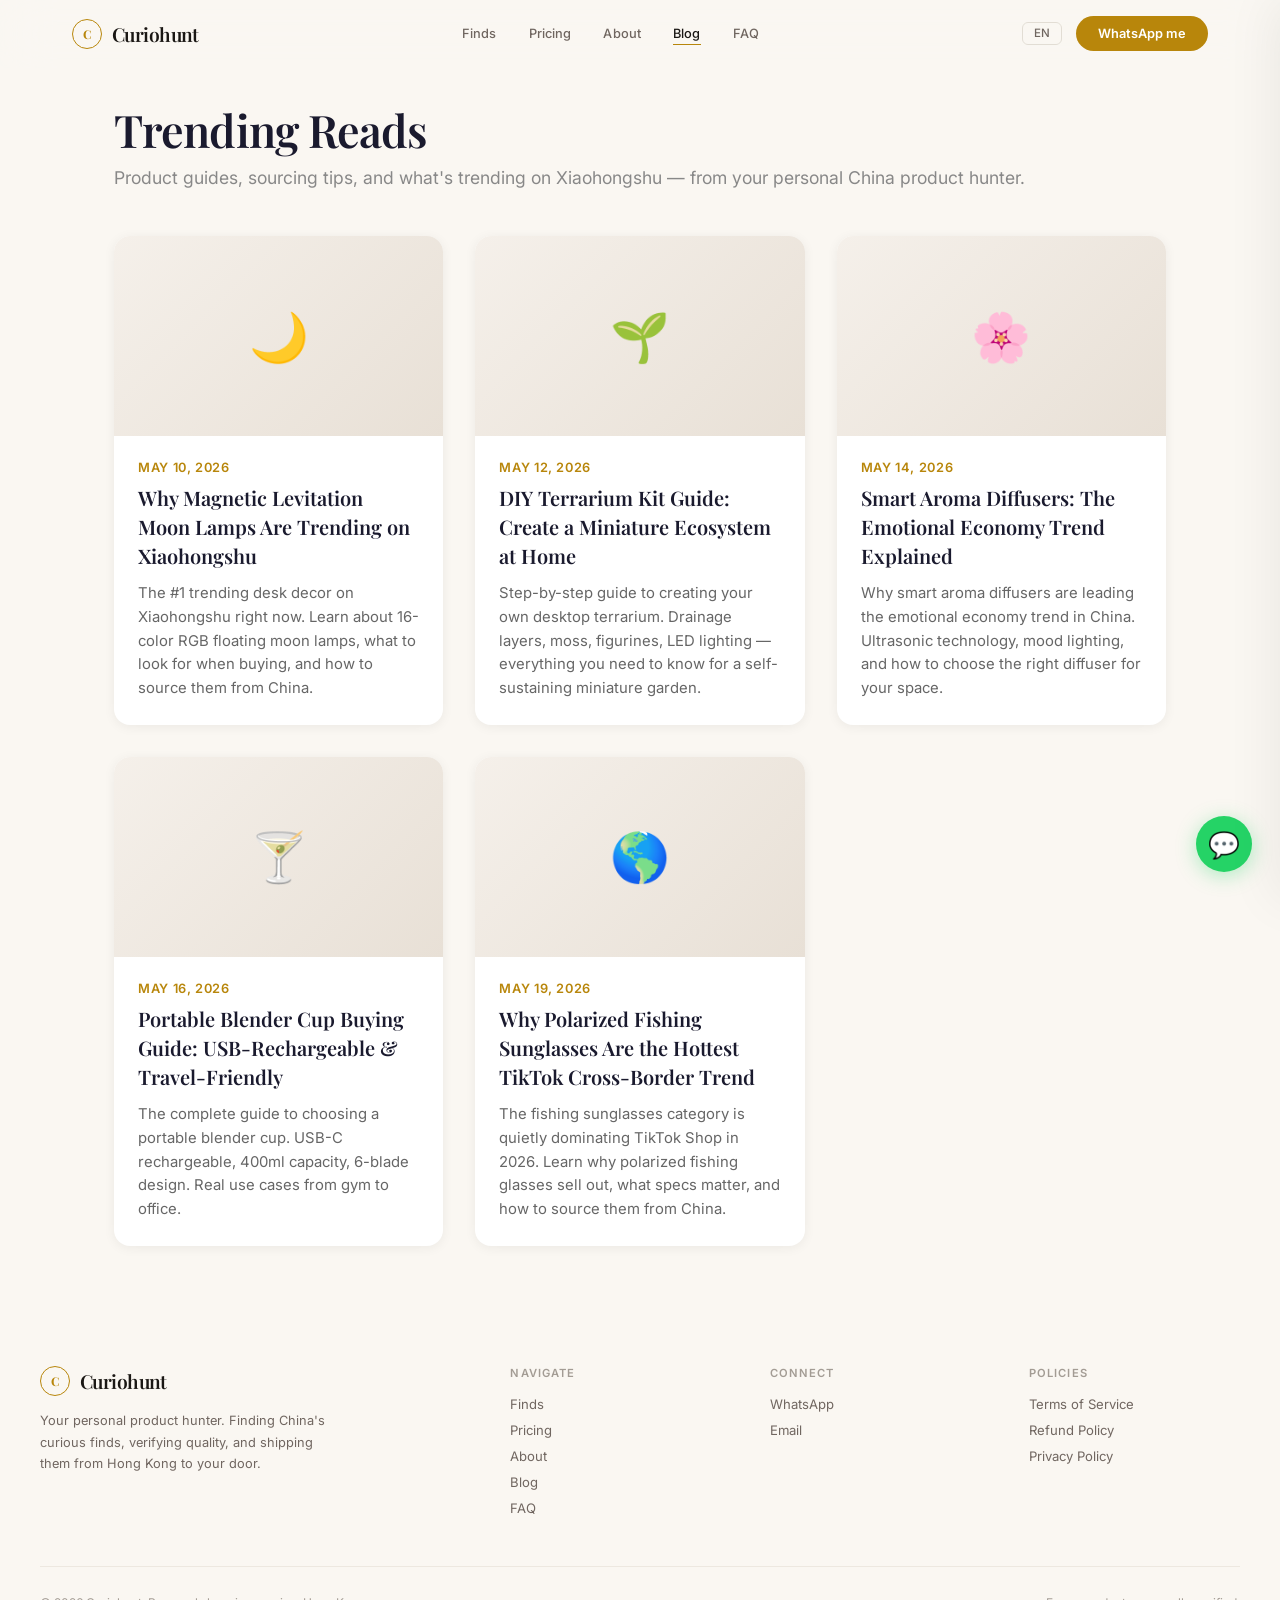
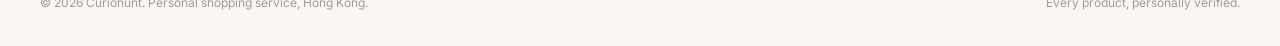
<file: blog/index.html>
<!DOCTYPE html>
<html lang="en">
<head>
<meta charset="UTF-8">
<meta name="viewport" content="width=device-width, initial-scale=1.0">
<meta name="description" content="Curiohunt blog &mdash; trending China product guides, Xiaohongshu trends, sourcing tips, and DIY guides from your personal product hunter in Hong Kong.">
<meta name="keywords" content="China sourcing blog, Xiaohongshu trends, product sourcing guide, China wholesale tips">
<meta property="og:title" content="Blog &mdash; Curiohunt | China Product Sourcing Guides &amp; Trends">
<meta property="og:description" content="Product guides, sourcing tips, and trending Xiaohongshu finds from your personal China product hunter.">
<meta property="og:url" content="https://hkshop.gamewayz.com/blog/">
<meta property="og:type" content="website">
<link rel="canonical" href="https://hkshop.gamewayz.com/blog/">
<title>Blog &mdash; China Product Sourcing Guides &amp; Xiaohongshu Trends</title>
<link rel="preconnect" href="https://fonts.googleapis.com">
<link href="https://fonts.googleapis.com/css2?family=Inter:wght@300;400;500;600;700&family=Playfair+Display:ital,wght@0,400;0,500;0,600;0,700;1,400;1,500&display=swap" rel="stylesheet">
<link rel="stylesheet" href="../css/style.css">
<style>
.blog-index { max-width: 1100px; margin: 0 auto; padding: 100px 24px 60px; }
.blog-index h1 { font-family: 'Playfair Display', serif; font-size: 2.8rem; font-weight: 600; color: #1a1a2e; margin-bottom: 0.5rem; letter-spacing: -0.02em; }
.blog-index .subtitle { color: #888; font-size: 1.1rem; margin-bottom: 3rem; }
.blog-grid { display: grid; grid-template-columns: repeat(auto-fill, minmax(320px, 1fr)); gap: 32px; }
.blog-card { background: #fff; border-radius: 16px; overflow: hidden; box-shadow: 0 2px 12px rgba(0,0,0,0.06); transition: transform 0.2s, box-shadow 0.2s; }
.blog-card:hover { transform: translateY(-4px); box-shadow: 0 8px 24px rgba(0,0,0,0.1); }
.blog-card-img { width: 100%; height: 200px; background: linear-gradient(135deg, #f5f0ea 0%, #e8e0d6 100%); display: flex; align-items: center; justify-content: center; color: #b8860b; font-size: 3rem; }
.blog-card-body { padding: 24px; }
.blog-card-date { font-size: 0.8rem; color: #b8860b; font-weight: 600; text-transform: uppercase; letter-spacing: 0.05em; margin-bottom: 8px; }
.blog-card h2 { margin: 0 0 12px; }
.blog-card h2 a { font-family: 'Playfair Display', serif; font-size: 1.25rem; font-weight: 600; color: #1a1a2e; text-decoration: none; line-height: 1.4; }
.blog-card h2 a:hover { color: #b8860b; }
.blog-card p { color: #666; font-size: 0.93rem; line-height: 1.6; margin: 0; }
@media (max-width: 600px) { .blog-index { padding: 80px 16px 40px; } .blog-index h1 { font-size: 2rem; } }
</style>
</head>
<body>

<nav id="nav" data-active="blog"></nav>

<a href="https://wa.me/85212345678?text=Hi%20I%20saw%20Curiohunt" class="float-wa" target="_blank" aria-label="WhatsApp">
  &#128172;
  <span class="wa-tooltip">Chat with me</span>
</a>

<section class="blog-index">
  <h1>Trending Reads</h1>
  <p class="subtitle">Product guides, sourcing tips, and what's trending on Xiaohongshu — from your personal China product hunter.</p>

  <div class="blog-grid">
    <article class="blog-card">
      <div class="blog-card-img">&#127769;</div>
      <div class="blog-card-body">
        <div class="blog-card-date">May 10, 2026</div>
        <h2><a href="trending-moon-lamp.html">Why Magnetic Levitation Moon Lamps Are Trending on Xiaohongshu</a></h2>
        <p>The #1 trending desk decor on Xiaohongshu right now. Learn about 16-color RGB floating moon lamps, what to look for when buying, and how to source them from China.</p>
      </div>
    </article>

    <article class="blog-card">
      <div class="blog-card-img">&#127793;</div>
      <div class="blog-card-body">
        <div class="blog-card-date">May 12, 2026</div>
        <h2><a href="diy-terrarium-guide.html">DIY Terrarium Kit Guide: Create a Miniature Ecosystem at Home</a></h2>
        <p>Step-by-step guide to creating your own desktop terrarium. Drainage layers, moss, figurines, LED lighting — everything you need to know for a self-sustaining miniature garden.</p>
      </div>
    </article>

    <article class="blog-card">
      <div class="blog-card-img">&#127800;</div>
      <div class="blog-card-body">
        <div class="blog-card-date">May 14, 2026</div>
        <h2><a href="aroma-diffuser.html">Smart Aroma Diffusers: The Emotional Economy Trend Explained</a></h2>
        <p>Why smart aroma diffusers are leading the emotional economy trend in China. Ultrasonic technology, mood lighting, and how to choose the right diffuser for your space.</p>
      </div>
    </article>

    <article class="blog-card">
      <div class="blog-card-img">&#127864;</div>
      <div class="blog-card-body">
        <div class="blog-card-date">May 16, 2026</div>
        <h2><a href="blender-cup-guide.html">Portable Blender Cup Buying Guide: USB-Rechargeable &amp; Travel-Friendly</a></h2>
        <p>The complete guide to choosing a portable blender cup. USB-C rechargeable, 400ml capacity, 6-blade design. Real use cases from gym to office.</p>
      </div>
    </article>

    <article class="blog-card">
      <div class="blog-card-img">&#127758;</div>
      <div class="blog-card-body">
        <div class="blog-card-date">May 19, 2026</div>
        <h2><a href="fishing-sunglasses-guide.html">Why Polarized Fishing Sunglasses Are the Hottest TikTok Cross-Border Trend</a></h2>
        <p>The fishing sunglasses category is quietly dominating TikTok Shop in 2026. Learn why polarized fishing glasses sell out, what specs matter, and how to source them from China.</p>
      </div>
    </article>
  </div>
</section>

<footer id="footer"></footer>

<div class="modal-overlay" id="modalOverlay"></div>
<div class="modal" id="modal">
  <div class="modal-header">
    <span style="font-size:0.78rem;color:var(--text-tertiary);font-weight:500" id="modalBreadcrumb">Product detail</span>
    <button class="modal-close" id="modalClose">&times;</button>
  </div>
  <div class="modal-body" id="modalBody"></div>
</div>

<script src="../js/data.js"></script>
<script src="../js/main.js"></script>
</body>
</html>
</file>
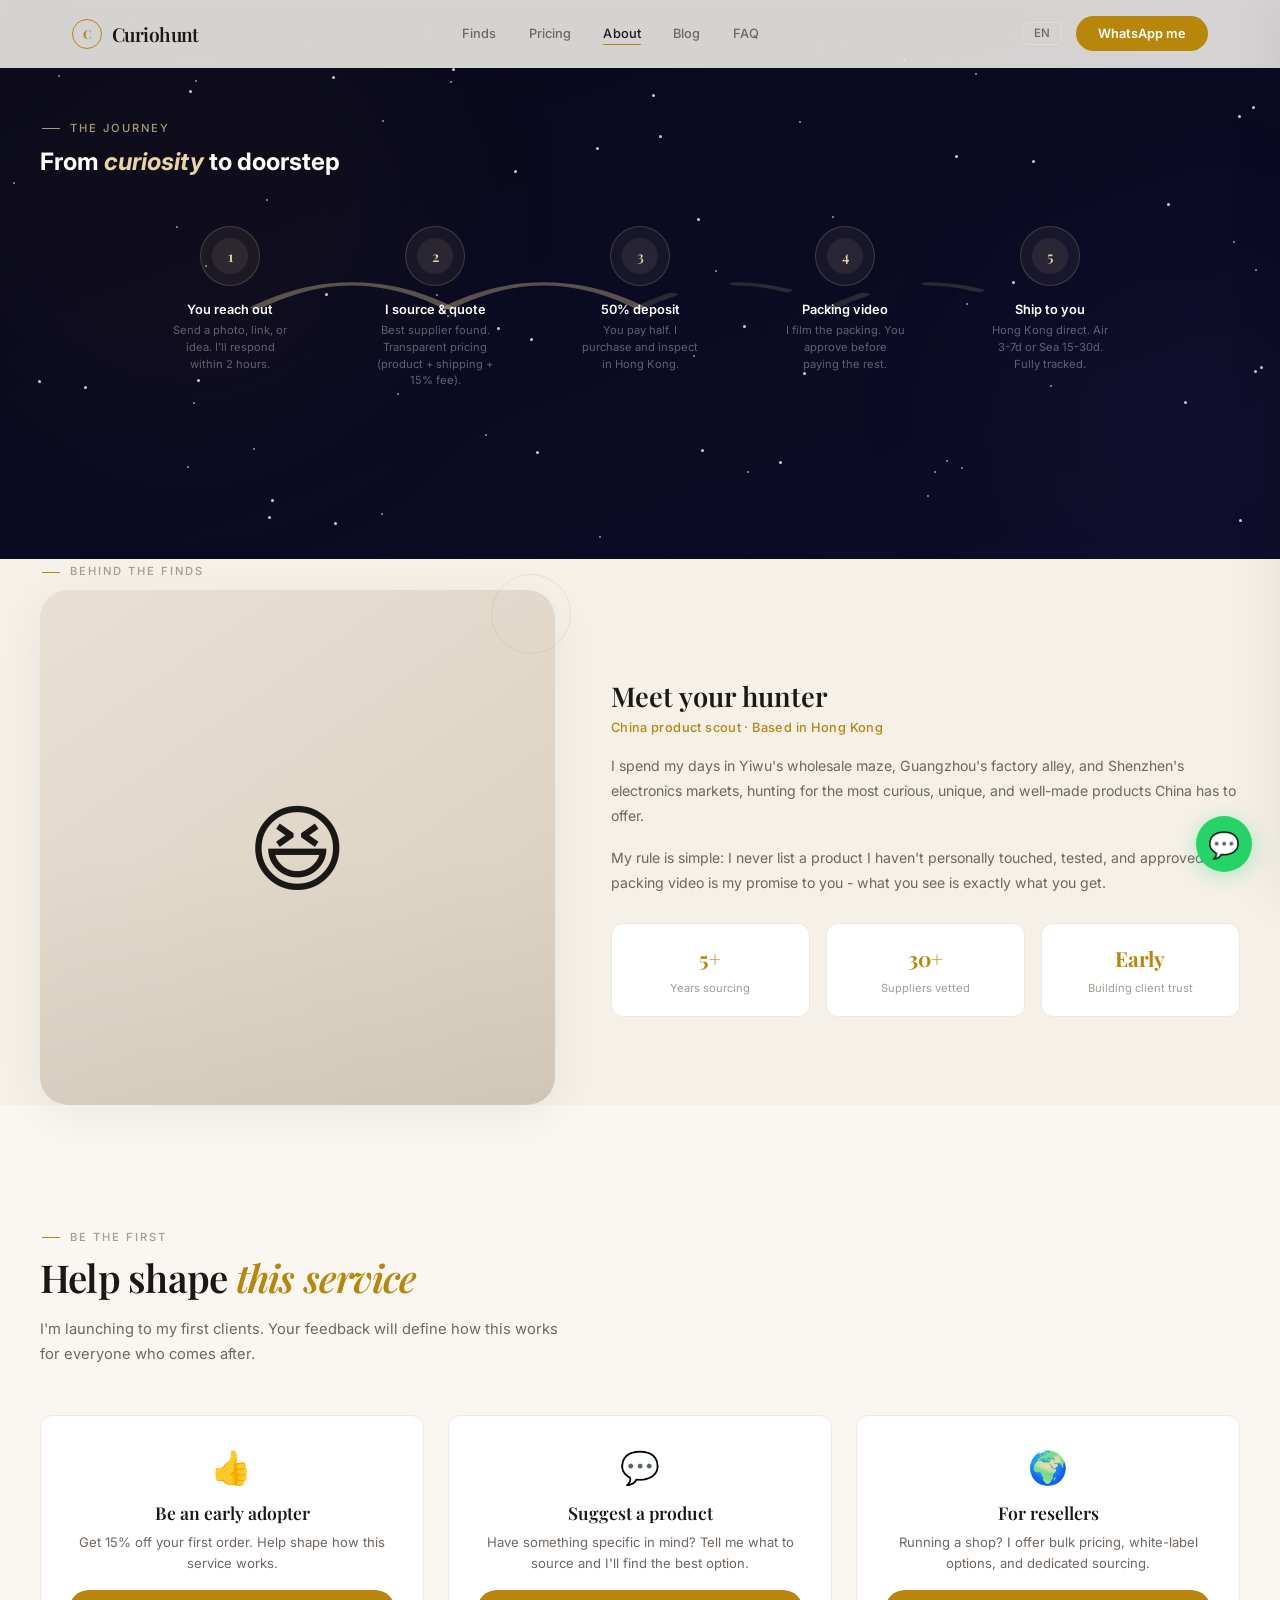
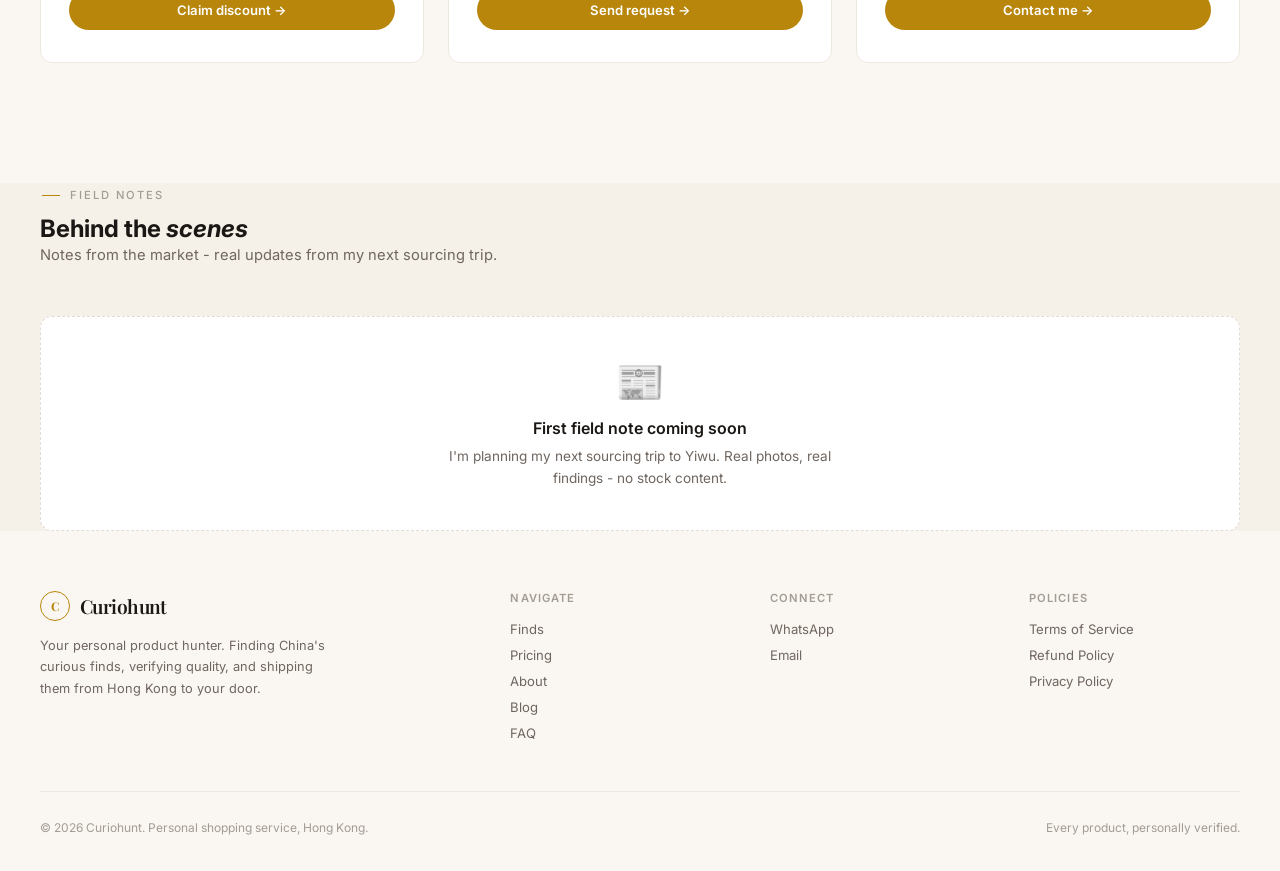
<file: about.html>
<!DOCTYPE html>
<html lang="en">
<head>
<meta charset="UTF-8">
<meta name="viewport" content="width=device-width, initial-scale=1.0">
<meta name="description" content="Meet your personal China sourcing agent based in Hong Kong. With 5+ years of experience sourcing from Yiwu, Guangzhou, and Shenzhen wholesale markets, every product is personally verified before shipping.">
<meta name="keywords" content="China sourcing agent Hong Kong, personal shopper China, Yiwu market sourcing, Guangzhou wholesale, product verification service">
<meta property="og:title" content="About Curiohunt &mdash; Your China Product Sourcing Agent">
<meta property="og:description" content="Based in Hong Kong, sourcing the best products from China's wholesale markets. Packing video guarantee on every order.">
<meta property="og:url" content="https://hkshop.gamewayz.com/about.html">
<meta property="og:type" content="website">
<link rel="canonical" href="https://hkshop.gamewayz.com/about.html">
<title>About | China Product Sourcing Agent in Hong Kong</title>
<link rel="preconnect" href="https://fonts.googleapis.com">
<link href="https://fonts.googleapis.com/css2?family=Inter:wght@300;400;500;600;700&family=Playfair+Display:ital,wght@0,400;0,500;0,600;0,700;1,400;1,500&display=swap" rel="stylesheet">
<link rel="stylesheet" href="css/style.css">
<script type="application/ld+json">
{"@context":"https://schema.org","@type":"BreadcrumbList","itemListElement":[{"@type":"ListItem","position":1,"name":"Home","item":"https://hkshop.gamewayz.com/"},{"@type":"ListItem","position":2,"name":"About","item":"https://hkshop.gamewayz.com/about.html"}]}
</script>
</head>
<body>

<nav id="nav" data-active="about"></nav>

<a href="https://wa.me/85212345678?text=Hi%20I%20saw%20Curiohunt" class="float-wa" target="_blank" aria-label="WhatsApp">
  &#128172;
  <span class="wa-tooltip">Chat with me</span>
</a>

<!-- COSMIC -->
<section class="cosmic-section" id="process" style="padding-top:calc(var(--nav-h) + 48px)">
  <div class="starfield" id="starfield"></div>
  <div class="shooting-star" style="top:15%;left:10%"></div>
  <div class="shooting-star" style="top:40%;left:70%"></div>
  <div class="nebula nebula-1"></div>
  <div class="nebula nebula-2"></div>
  <div class="section-inner">
    <div class="section-label" data-key="cosmic.label">The journey</div>
    <h2>From <em>curiosity</em> to doorstep</h2>
    <div class="cosmic-track" id="cosmicTrack"></div>
  </div>
</section>

<!-- HUNTER -->
<section class="hunter-section fade-in" id="hunter">
  <div class="section-inner">
    <div class="section-label" data-key="hunter.label">Behind the finds</div>
    <div class="hunter-grid">
      <div class="hunter-visual-wrap">
        <div class="hunter-avatar">&#128518;&#65039;</div>
        <div class="hunter-avatar-deco"></div>
      </div>
      <div class="hunter-info">
        <h3 data-key="hunter.name">Meet your hunter</h3>
        <span class="hunter-role" data-key="hunter.role">China product scout &middot; Based in Hong Kong</span>
        <p data-key="hunter.bio1">I spend my days in Yiwu&rsquo;s wholesale maze, Guangzhou&rsquo;s factory alley, and Shenzhen&rsquo;s electronics markets, hunting for the most curious, unique, and well-made products China has to offer.</p>
        <p data-key="hunter.bio2">My rule is simple: I never list a product I haven&rsquo;t personally touched, tested, and approved. The packing video is my promise to you &mdash; what you see is exactly what you get.</p>
        <div class="hunter-stats">
          <div class="hunter-stat"><strong data-key="hunter.s1v">5+</strong><span data-key="hunter.s1l">Years sourcing</span></div>
          <div class="hunter-stat"><strong data-key="hunter.s2v">30+</strong><span data-key="hunter.s2l">Suppliers vetted</span></div>
          <div class="hunter-stat"><strong data-key="hunter.s3v">Early</strong><span data-key="hunter.s3l">Building client trust</span></div>
        </div>
      </div>
    </div>
  </div>
</section>

<!-- EARLY BIRD -->
<section class="section fade-in fade-in-d1">
  <div class="section-inner">
    <div class="section-label" data-key="early.label">Be the first</div>
    <h2>Help shape <em>this service</em></h2>
    <p class="section-desc" data-key="early.desc">I&rsquo;m launching to my first clients. Your feedback will define how this works for everyone who comes after.</p>
    <div class="early-grid" id="earlyGrid"></div>
  </div>
</section>

<!-- DISPATCH -->
<section class="dispatch-section fade-in fade-in-d2" id="dispatch">
  <div class="section-inner">
    <div class="section-label" data-key="dispatch.label">Field notes</div>
    <h2>Behind the <em>scenes</em></h2>
    <p class="section-desc" data-key="dispatch.desc">Notes from the market &mdash; real updates from my next sourcing trip.</p>
    <div class="dispatch-soon">
      <span class="ds-icon">&#128240;</span>
      <h4 data-key="dispatch.soonTitle">First field note coming soon</h4>
      <p data-key="dispatch.soonDesc">I&rsquo;m planning my next sourcing trip to Yiwu. Real photos, real findings &mdash; no stock content.</p>
    </div>
  </div>
</section>

<footer id="footer"></footer>

<!-- MODAL -->
<div class="modal-overlay" id="modalOverlay"></div>
<div class="modal" id="modal">
  <div class="modal-header">
    <span style="font-size:0.78rem;color:var(--text-tertiary);font-weight:500" id="modalBreadcrumb">Product detail</span>
    <button class="modal-close" id="modalClose">&times;</button>
  </div>
  <div class="modal-body" id="modalBody"></div>
</div>

<script src="js/data.js"></script>
<script src="js/main.js"></script>
<script>
renderCosmic();
renderEarlyBird();
</script>
</body>
</html>
</file>
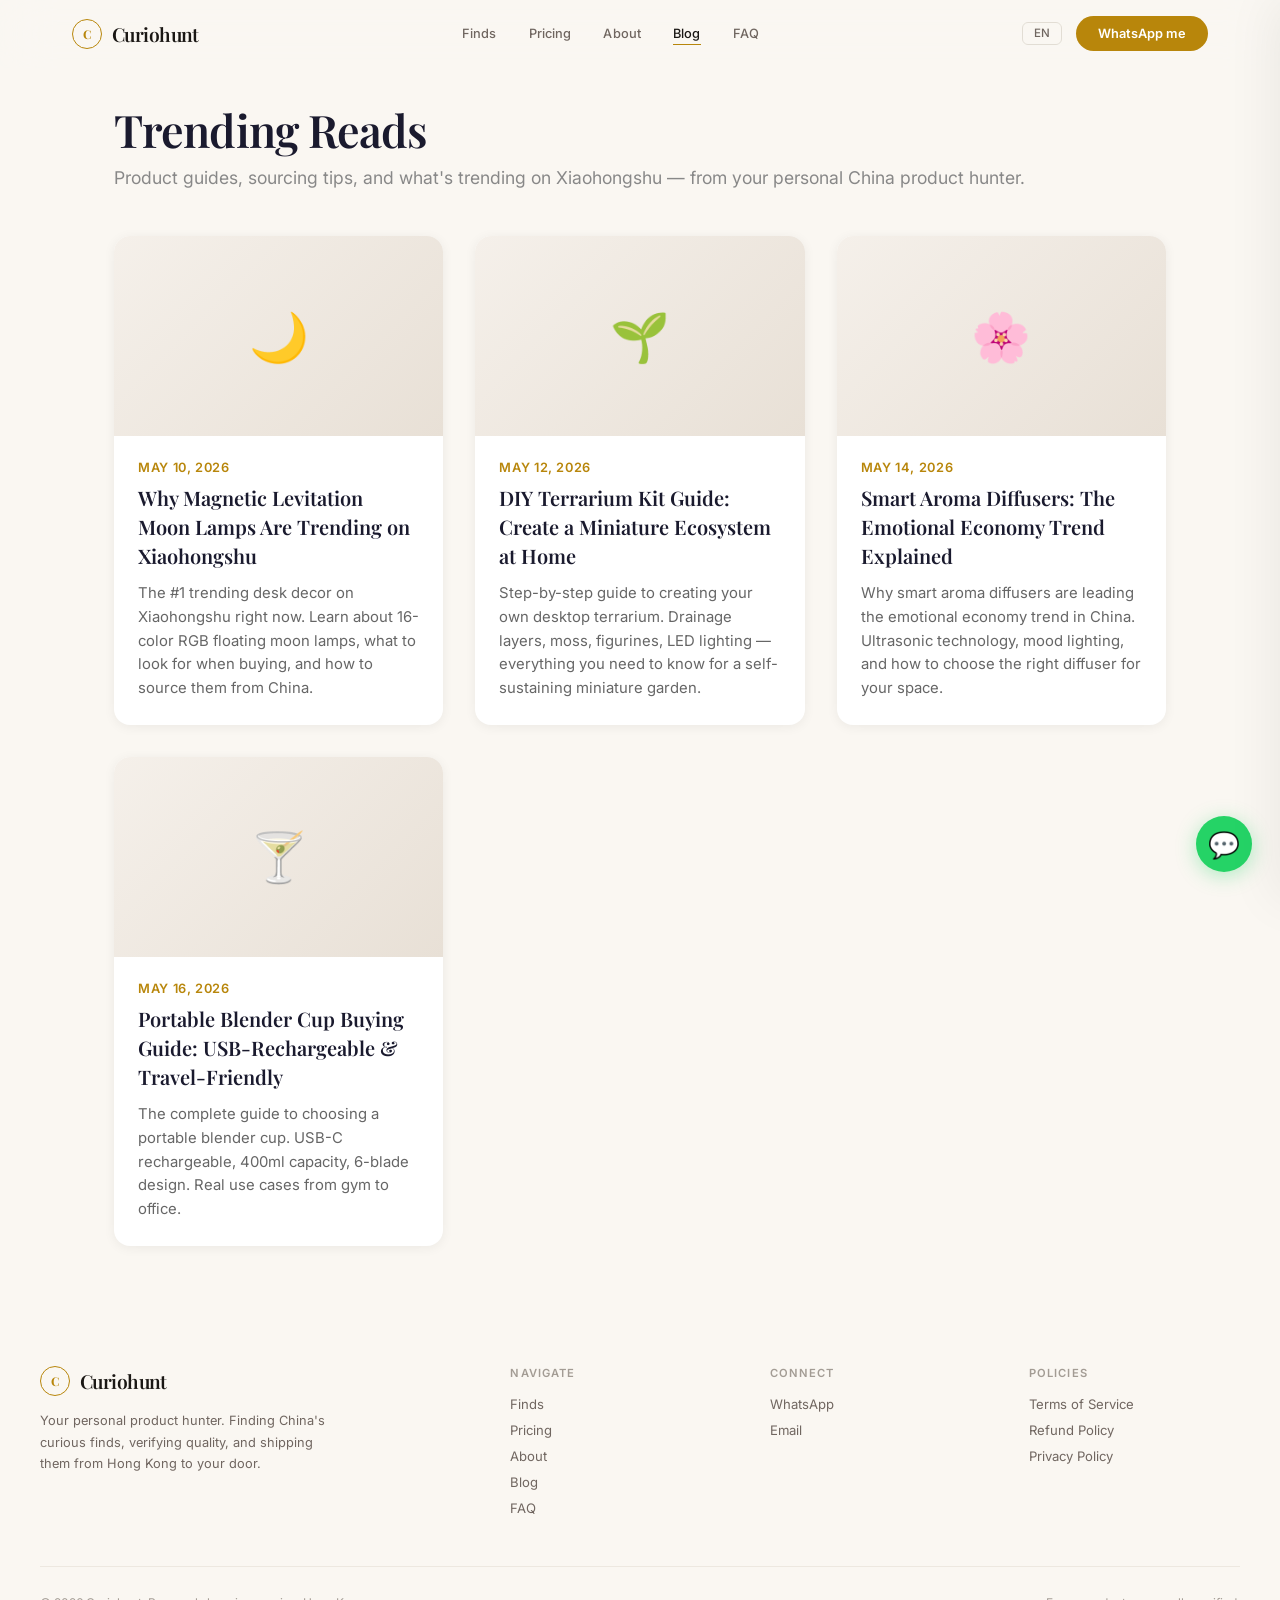
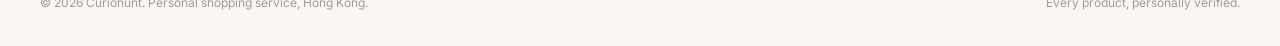
<file: blog.html>
<!DOCTYPE html>
<html lang="en">
<head>
<meta charset="UTF-8">
<meta name="viewport" content="width=device-width, initial-scale=1.0">
<meta name="description" content="Curiohunt blog &mdash; trending China product guides, Xiaohongshu trends, sourcing tips, and DIY guides from your personal product hunter in Hong Kong.">
<meta name="keywords" content="China sourcing blog, Xiaohongshu trends, product sourcing guide, China wholesale tips">
<meta property="og:title" content="Blog &mdash; Curiohunt | China Product Sourcing Guides &amp; Trends">
<meta property="og:description" content="Product guides, sourcing tips, and trending Xiaohongshu finds from your personal China product hunter.">
<meta property="og:url" content="https://hkshop.gamewayz.com/blog.html">
<meta property="og:type" content="website">
<link rel="canonical" href="https://hkshop.gamewayz.com/blog.html">
<title>Blog &mdash; China Product Sourcing Guides &amp; Xiaohongshu Trends</title>
<link rel="preconnect" href="https://fonts.googleapis.com">
<link href="https://fonts.googleapis.com/css2?family=Inter:wght@300;400;500;600;700&family=Playfair+Display:ital,wght@0,400;0,500;0,600;0,700;1,400;1,500&display=swap" rel="stylesheet">
<link rel="stylesheet" href="css/style.css">
<style>
.blog-index { max-width: 1100px; margin: 0 auto; padding: 100px 24px 60px; }
.blog-index h1 { font-family: 'Playfair Display', serif; font-size: 2.8rem; font-weight: 600; color: #1a1a2e; margin-bottom: 0.5rem; letter-spacing: -0.02em; }
.blog-index .subtitle { color: #888; font-size: 1.1rem; margin-bottom: 3rem; }
.blog-grid { display: grid; grid-template-columns: repeat(auto-fill, minmax(320px, 1fr)); gap: 32px; }
.blog-card { background: #fff; border-radius: 16px; overflow: hidden; box-shadow: 0 2px 12px rgba(0,0,0,0.06); transition: transform 0.2s, box-shadow 0.2s; }
.blog-card:hover { transform: translateY(-4px); box-shadow: 0 8px 24px rgba(0,0,0,0.1); }
.blog-card-img { width: 100%; height: 200px; background: linear-gradient(135deg, #f5f0ea 0%, #e8e0d6 100%); display: flex; align-items: center; justify-content: center; color: #b8860b; font-size: 3rem; }
.blog-card-body { padding: 24px; }
.blog-card-date { font-size: 0.8rem; color: #b8860b; font-weight: 600; text-transform: uppercase; letter-spacing: 0.05em; margin-bottom: 8px; }
.blog-card h2 { margin: 0 0 12px; }
.blog-card h2 a { font-family: 'Playfair Display', serif; font-size: 1.25rem; font-weight: 600; color: #1a1a2e; text-decoration: none; line-height: 1.4; }
.blog-card h2 a:hover { color: #b8860b; }
.blog-card p { color: #666; font-size: 0.93rem; line-height: 1.6; margin: 0; }
@media (max-width: 600px) { .blog-index { padding: 80px 16px 40px; } .blog-index h1 { font-size: 2rem; } }
</style>
</head>
<body>

<nav id="nav" data-active="blog"></nav>

<a href="https://wa.me/85212345678?text=Hi%20I%20saw%20Curiohunt" class="float-wa" target="_blank" aria-label="WhatsApp">
  &#128172;
  <span class="wa-tooltip">Chat with me</span>
</a>

<section class="blog-index">
  <h1>Trending Reads</h1>
  <p class="subtitle">Product guides, sourcing tips, and what's trending on Xiaohongshu — from your personal China product hunter.</p>

  <div class="blog-grid">
    <article class="blog-card">
      <div class="blog-card-img">&#127769;</div>
      <div class="blog-card-body">
        <div class="blog-card-date">May 10, 2026</div>
        <h2><a href="blog/trending-moon-lamp.html">Why Magnetic Levitation Moon Lamps Are Trending on Xiaohongshu</a></h2>
        <p>The #1 trending desk decor on Xiaohongshu right now. Learn about 16-color RGB floating moon lamps, what to look for when buying, and how to source them from China.</p>
      </div>
    </article>

    <article class="blog-card">
      <div class="blog-card-img">&#127793;</div>
      <div class="blog-card-body">
        <div class="blog-card-date">May 12, 2026</div>
        <h2><a href="blog/diy-terrarium-guide.html">DIY Terrarium Kit Guide: Create a Miniature Ecosystem at Home</a></h2>
        <p>Step-by-step guide to creating your own desktop terrarium. Drainage layers, moss, figurines, LED lighting — everything you need to know for a self-sustaining miniature garden.</p>
      </div>
    </article>

    <article class="blog-card">
      <div class="blog-card-img">&#127800;</div>
      <div class="blog-card-body">
        <div class="blog-card-date">May 14, 2026</div>
        <h2><a href="blog/aroma-diffuser.html">Smart Aroma Diffusers: The Emotional Economy Trend Explained</a></h2>
        <p>Why smart aroma diffusers are leading the emotional economy trend in China. Ultrasonic technology, mood lighting, and how to choose the right diffuser for your space.</p>
      </div>
    </article>

    <article class="blog-card">
      <div class="blog-card-img">&#127864;</div>
      <div class="blog-card-body">
        <div class="blog-card-date">May 16, 2026</div>
        <h2><a href="blog/blender-cup-guide.html">Portable Blender Cup Buying Guide: USB-Rechargeable &amp; Travel-Friendly</a></h2>
        <p>The complete guide to choosing a portable blender cup. USB-C rechargeable, 400ml capacity, 6-blade design. Real use cases from gym to office.</p>
      </div>
    </article>
  </div>
</section>

<footer id="footer"></footer>

<div class="modal-overlay" id="modalOverlay"></div>
<div class="modal" id="modal">
  <div class="modal-header">
    <span style="font-size:0.78rem;color:var(--text-tertiary);font-weight:500" id="modalBreadcrumb">Product detail</span>
    <button class="modal-close" id="modalClose">&times;</button>
  </div>
  <div class="modal-body" id="modalBody"></div>
</div>

<script src="js/data.js"></script>
<script src="js/main.js"></script>
</body>
</html>
</file>
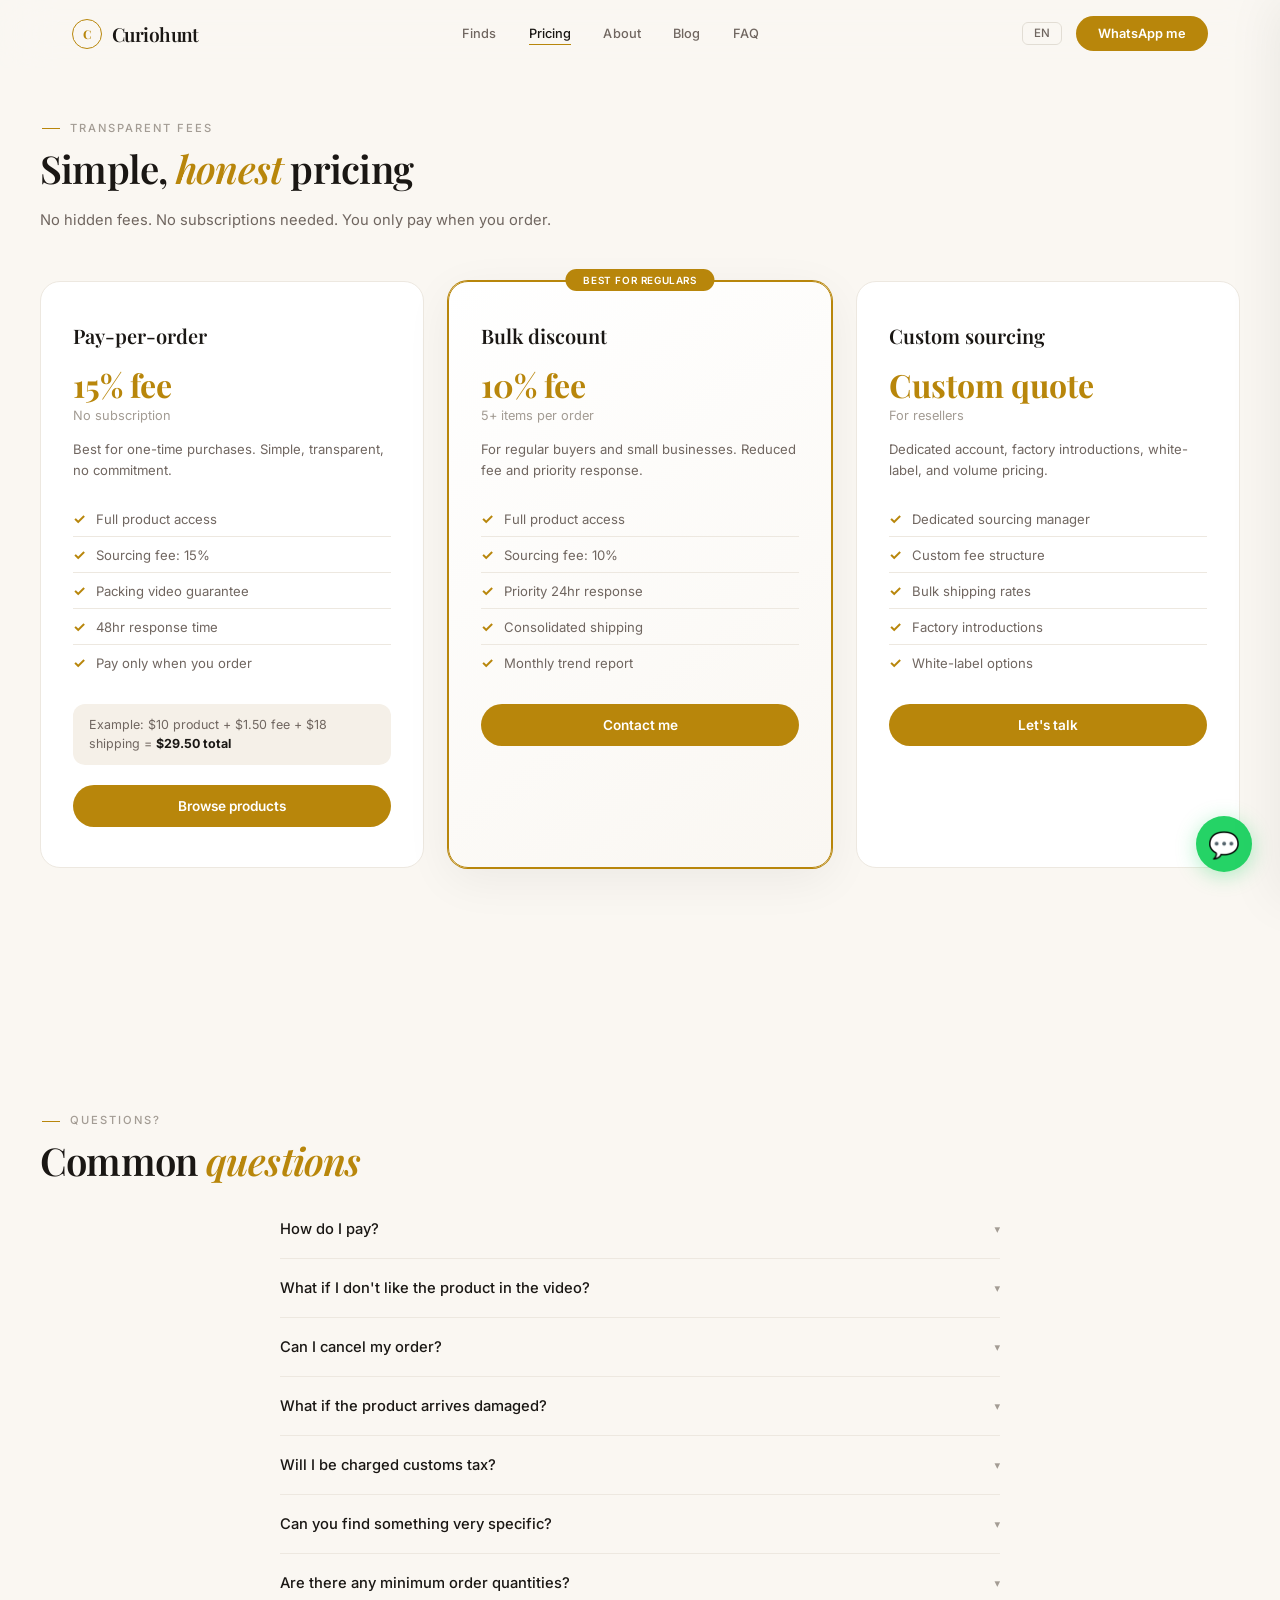
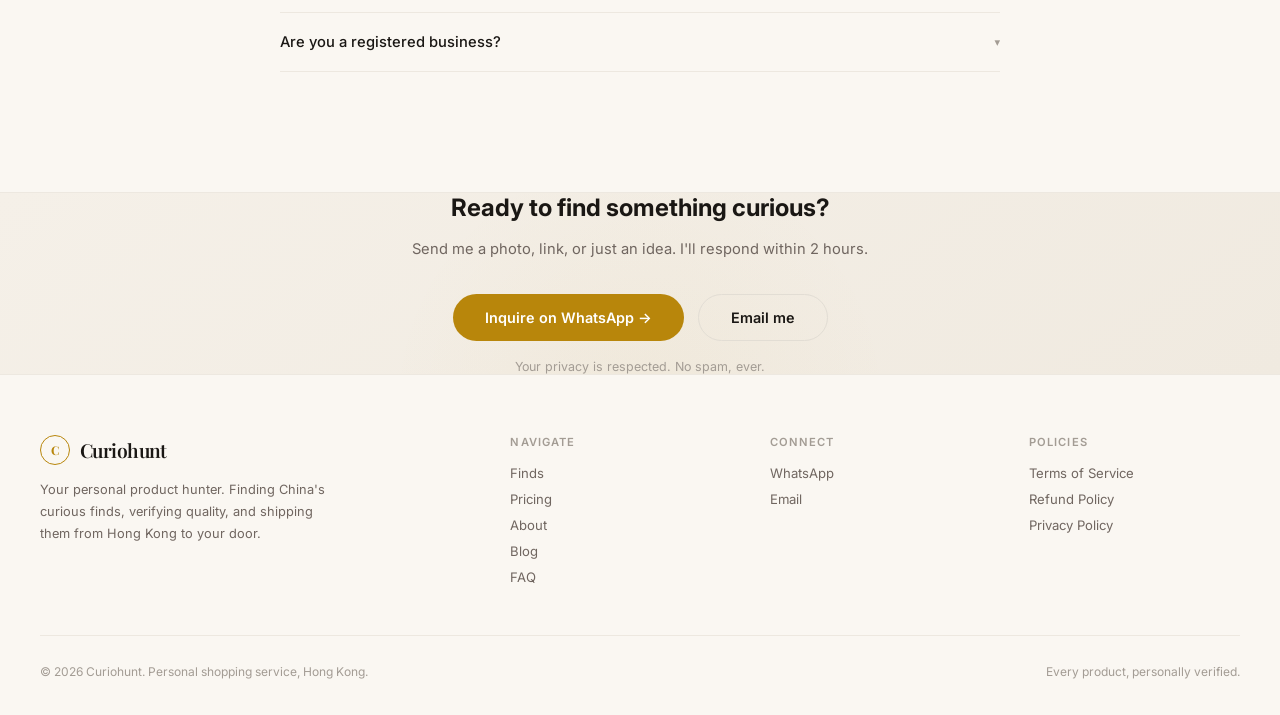
<file: pricing.html>
<!DOCTYPE html>
<html lang="en">
<head>
<meta charset="UTF-8">
<meta name="viewport" content="width=device-width, initial-scale=1.0">
<meta name="description" content="Transparent China sourcing fees &mdash; pay-per-order at 15%, bulk discount at 10%, or custom sourcing for resellers. No subscriptions, no hidden fees. Packing video guarantee included.">
<meta name="keywords" content="China sourcing fee, product sourcing pricing, bulk sourcing discount, China sourcing agent cost, pay per order sourcing">
<meta property="og:title" content="Pricing &mdash; Transparent China Sourcing Fees">
<meta property="og:description" content="No subscriptions. 15% pay-per-order fee with packing video guarantee. Bulk discounts available for 5+ items.">
<meta property="og:url" content="https://hkshop.gamewayz.com/pricing.html">
<meta property="og:type" content="website">
<link rel="canonical" href="https://hkshop.gamewayz.com/pricing.html">
<title>Pricing &mdash; China Sourcing Fees | Pay-Per-Order &amp; Bulk Discounts</title>
<link rel="preconnect" href="https://fonts.googleapis.com">
<link href="https://fonts.googleapis.com/css2?family=Inter:wght@300;400;500;600;700&family=Playfair+Display:ital,wght@0,400;0,500;0,600;0,700;1,400;1,500&display=swap" rel="stylesheet">
<link rel="stylesheet" href="css/style.css">
<script type="application/ld+json">
{"@context":"https://schema.org","@type":"BreadcrumbList","itemListElement":[{"@type":"ListItem","position":1,"name":"Home","item":"https://hkshop.gamewayz.com/"},{"@type":"ListItem","position":2,"name":"Pricing","item":"https://hkshop.gamewayz.com/pricing.html"}]}
</script>
<script type="application/ld+json">
{"@context":"https://schema.org","@type":"FAQPage","mainEntity":[{"@type":"Question","name":"How do I pay?","acceptedAnswer":{"@type":"Answer","text":"PayPal, WeChat Pay, Alipay, or Hong Kong FPS. 50% deposit upfront, balance after you approve the packing video."}},{"@type":"Question","name":"What if I don't like the product in the video?","acceptedAnswer":{"@type":"Answer","text":"Simply don't pay the balance. No fees, no hassle. You only risk the deposit."}},{"@type":"Question","name":"What if the product arrives damaged?","acceptedAnswer":{"@type":"Answer","text":"Contact me within 48 hours with photos. I'll arrange a replacement or refund. Orders over $50 include shipping insurance."}},{"@type":"Question","name":"Are there any minimum order quantities?","acceptedAnswer":{"@type":"Answer","text":"No minimum for standard sourcing. One piece is fine. For bulk orders (5+), better pricing."}}]}
</script>
</head>
<body>

<nav id="nav" data-active="pricing"></nav>

<a href="https://wa.me/85212345678?text=Hi%20I%20saw%20Curiohunt" class="float-wa" target="_blank" aria-label="WhatsApp">
  &#128172;
  <span class="wa-tooltip">Chat with me</span>
</a>

<!-- PRICING -->
<section id="pricing" class="section" style="padding-top:calc(var(--nav-h) + 48px)">
  <div class="section-inner">
    <div class="section-label" data-key="pricing.label">Transparent fees</div>
    <h2>Simple, <em>honest</em> pricing</h2>
    <p class="section-desc" data-key="pricing.desc">No hidden fees. No subscriptions needed. You only pay when you order.</p>
    <div class="pricing-grid" id="pricingGrid"></div>
  </div>
</section>

<!-- FAQ -->
<section id="faq" class="section fade-in">
  <div class="section-inner">
    <div class="section-label" data-key="faq.label">Questions?</div>
    <h2>Common <em>questions</em></h2>
    <div class="faq-list" id="faqList"></div>
  </div>
</section>

<!-- CTA -->
<section class="cta-section fade-in fade-in-d1" id="contact">
  <div class="section-inner">
    <h2 data-key="cta.title">Ready to find something <em>curious</em>?</h2>
    <p class="cta-desc" data-key="cta.desc">Send me a photo, link, or just an idea. I&rsquo;ll respond within 2 hours.</p>
    <div class="cta-actions">
      <a href="https://wa.me/85212345678?text=Hi%20I%20saw%20Curiohunt%20and%20want%20to%20ask%20about%20a%20product" class="btn-primary" data-key="cta.whatsapp">Inquire on WhatsApp &rarr;</a>
      <a href="mailto:hello@curiohunt.com?subject=Inquiry%20from%20Curiohunt" class="btn-outline" data-key="cta.email">Email me</a>
    </div>
    <p class="cta-note" data-key="cta.note">Your privacy is respected. No spam, ever.</p>
  </div>
</section>

<footer id="footer"></footer>

<!-- MODAL -->
<div class="modal-overlay" id="modalOverlay"></div>
<div class="modal" id="modal">
  <div class="modal-header">
    <span style="font-size:0.78rem;color:var(--text-tertiary);font-weight:500" id="modalBreadcrumb">Product detail</span>
    <button class="modal-close" id="modalClose">&times;</button>
  </div>
  <div class="modal-body" id="modalBody"></div>
</div>

<script src="js/data.js"></script>
<script src="js/main.js"></script>
<script>
renderPricing();
renderFAQ();
</script>
</body>
</html>
</file>
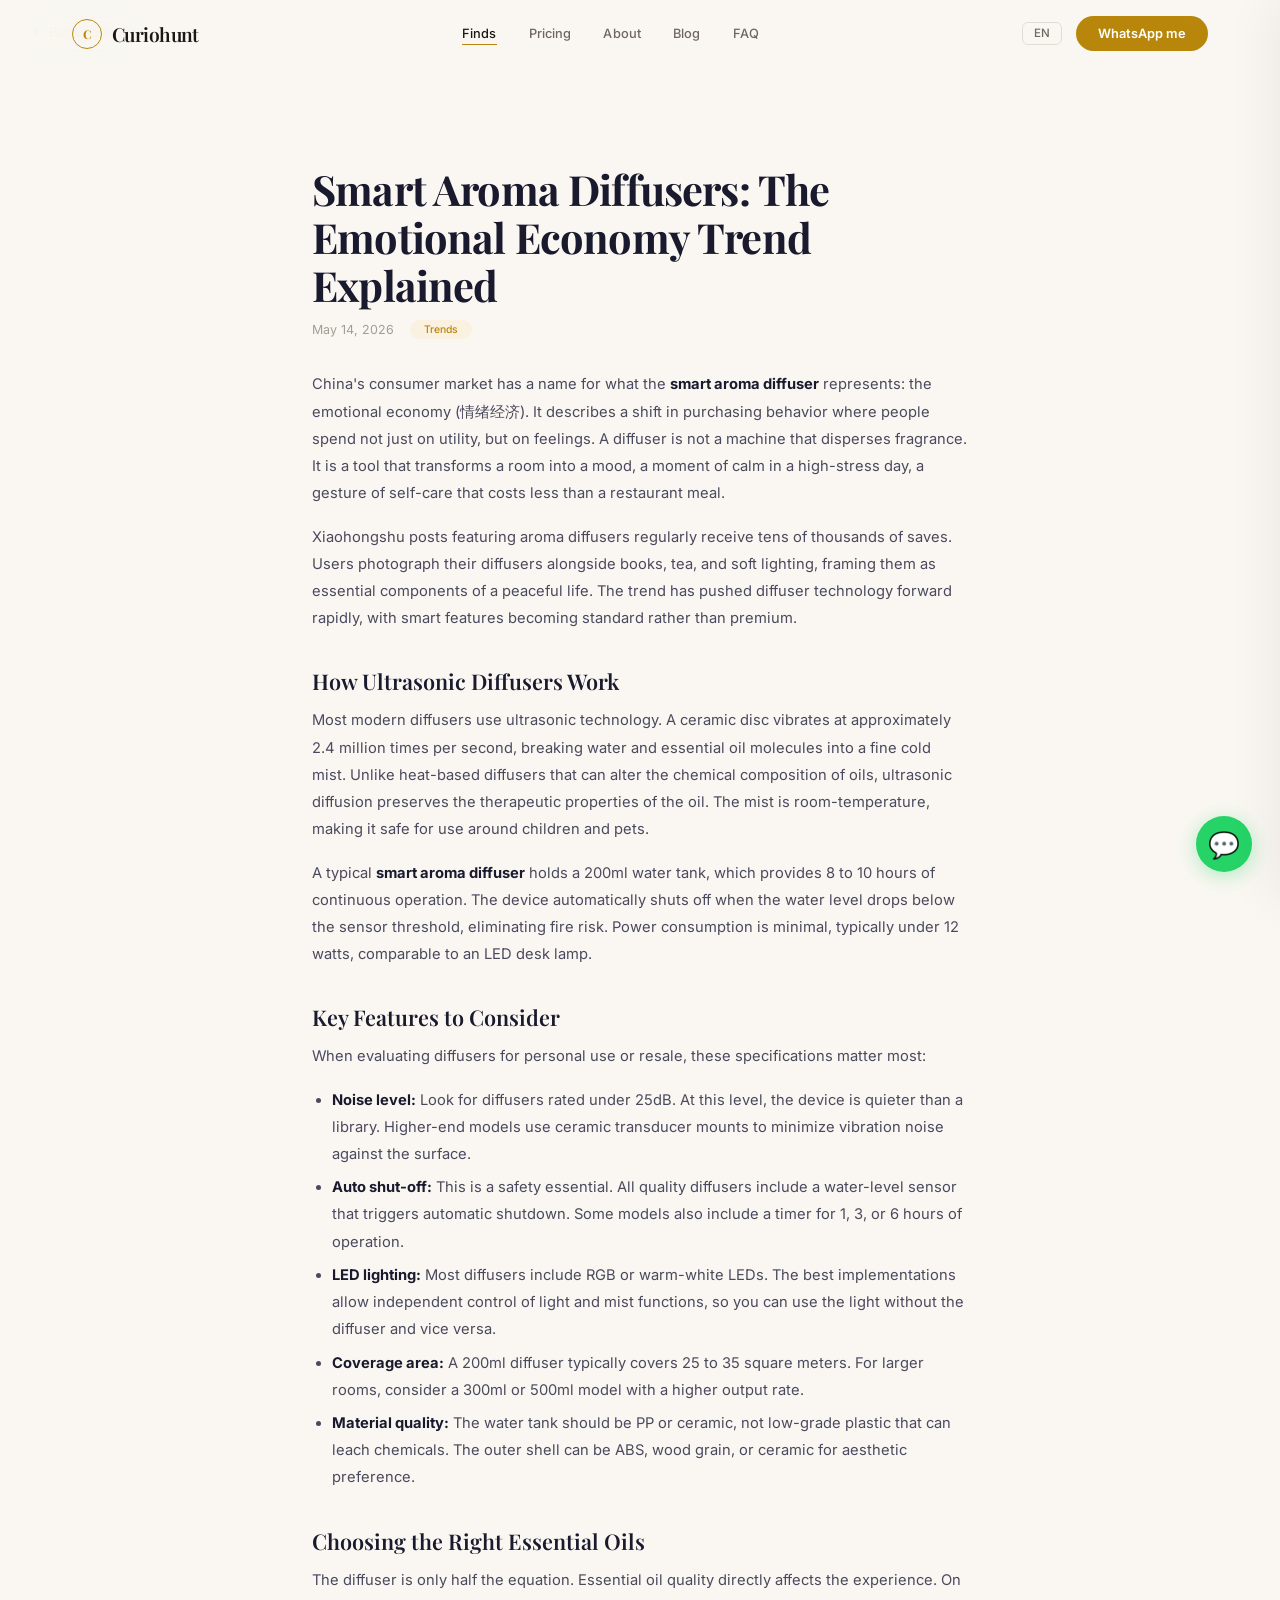
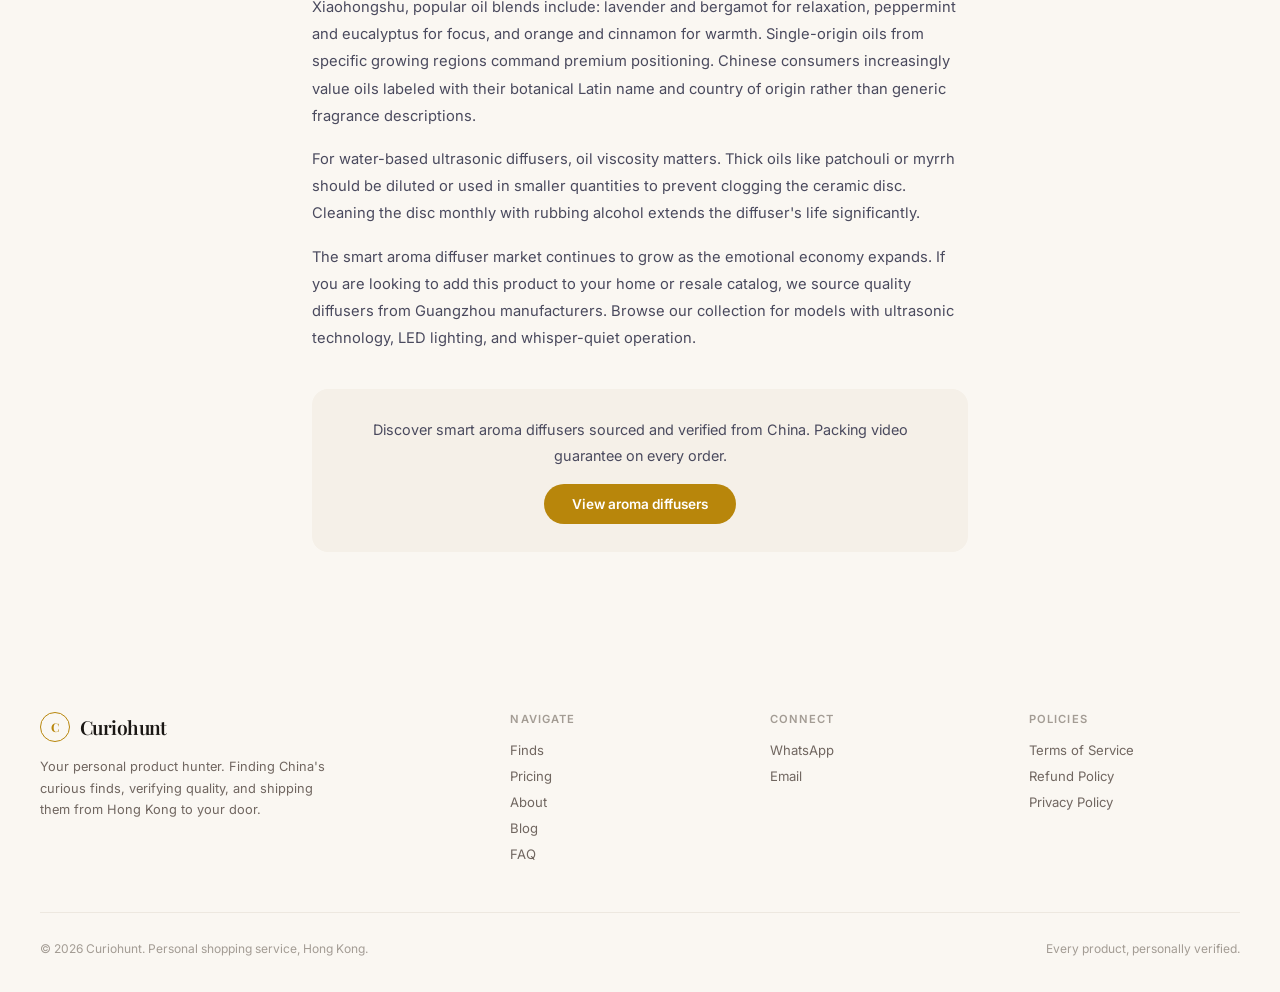
<file: blog/aroma-diffuser.html>
<!DOCTYPE html>
<html lang="en">
<head>
<meta charset="UTF-8">
<meta name="viewport" content="width=device-width, initial-scale=1.0">
<meta name="description" content="Smart aroma diffusers are leading the emotional economy trend in China. Learn about ultrasonic technology, LED mood lighting, and how to choose the right one.">
<meta name="keywords" content="smart aroma diffuser, ultrasonic essential oil diffuser, emotional economy China, LED mood diffuser, Xiaohongshu home decor, 200ml diffuser, cold mist diffuser, aroma therapy device, smart home fragrance, China diffuser sourcing">
<meta property="og:title" content="Smart Aroma Diffusers: The Emotional Economy Trend Explained">
<meta property="og:description" content="Smart aroma diffusers are leading the emotional economy trend in China. Learn about ultrasonic technology, LED mood lighting, and how to choose the right one.">
<meta property="og:url" content="https://hkshop.gamewayz.com/blog/aroma-diffuser.html">
<meta property="og:type" content="article">
<meta property="og:image" content="https://hkshop.gamewayz.com/og-image.jpg">
<link rel="canonical" href="https://hkshop.gamewayz.com/blog/aroma-diffuser.html">
<title>Smart Aroma Diffusers: The Emotional Economy Trend Explained</title>
<link rel="preconnect" href="https://fonts.googleapis.com">
<link href="https://fonts.googleapis.com/css2?family=Inter:wght@300;400;500;600;700&family=Playfair+Display:ital,wght@0,400;0,500;0,600;0,700;1,400;1,500&display=swap" rel="stylesheet">
<link rel="stylesheet" href="../css/style.css">
<style>
.blog-post { max-width: 720px; margin: 0 auto; padding: calc(var(--nav-h) + 56px) 32px 80px; color: #1a1a2e; }
.blog-post h1 { font-family: 'Playfair Display', Georgia, serif; font-size: clamp(1.8rem, 3.5vw, 2.6rem); font-weight: 700; line-height: 1.15; letter-spacing: -0.02em; margin-bottom: 12px; }
.blog-post .blog-meta { font-size: 0.78rem; color: #a39c94; margin-bottom: 32px; display: flex; gap: 16px; align-items: center; flex-wrap: wrap; }
.blog-post .blog-meta .blog-tag { background: #faf1e0; color: #b8860b; padding: 3px 14px; border-radius: 100px; font-size: 0.65rem; font-weight: 500; }
.blog-post h2 { font-family: 'Playfair Display', Georgia, serif; font-size: 1.35rem; font-weight: 600; margin: 36px 0 12px; line-height: 1.25; color: #1a1a2e; }
.blog-post p { font-size: 0.92rem; line-height: 1.85; color: #4a4a5e; margin-bottom: 16px; }
.blog-post ul { padding-left: 20px; margin-bottom: 20px; }
.blog-post ul li { font-size: 0.92rem; line-height: 1.85; color: #4a4a5e; margin-bottom: 6px; }
.blog-post .blog-cta { background: #f5f0e8; border-radius: 16px; padding: 28px 32px; margin: 36px 0 20px; text-align: center; }
.blog-post .blog-cta p { margin-bottom: 14px; font-size: 0.9rem; }
.blog-post .blog-cta a { display: inline-flex; align-items: center; gap: 8px; background: #b8860b; color: #fff; font-weight: 600; padding: 12px 28px; border-radius: 100px; font-size: 0.85rem; transition: background 0.25s; }
.blog-post .blog-cta a:hover { background: #a0750a; }
.blog-post strong { color: #1a1a2e; }
@media (max-width: 600px) { .blog-post { padding: calc(var(--nav-h) + 32px) 20px 60px; } }
</style>
<script type="application/ld+json">
{"@context":"https://schema.org","@type":"Article","headline":"Smart Aroma Diffusers: The Emotional Economy Trend Explained","description":"Smart aroma diffusers are leading the emotional economy trend in China. Learn about ultrasonic technology, LED mood lighting, and how to choose the right one.","image":"https://hkshop.gamewayz.com/og-image.jpg","datePublished":"2026-05-14","dateModified":"2026-05-14","author":{"@type":"Person","name":"Curiohunt"},"publisher":{"@type":"Organization","name":"Curiohunt","logo":{"@type":"ImageObject","url":"https://hkshop.gamewayz.com/og-image.jpg"}},"mainEntityOfPage":{"@type":"WebPage","@id":"https://hkshop.gamewayz.com/blog/aroma-diffuser.html"},"keywords":"smart aroma diffuser, ultrasonic diffuser, emotional economy, LED mood diffuser, Xiaohongshu home decor"}
</script>
</head>
<body>

<nav id="nav" data-active="products"></nav>

  <a href="./" class="blog-back-btn" style="display:inline-flex;align-items:center;gap:6px;color:#b8860b;font-size:0.85rem;font-weight:500;text-decoration:none;margin-bottom:-24px;padding:0 32px;max-width:720px;margin-left:auto;margin-right:auto;margin-top:24px">&larr; Back to blog</a>

  <a href="https://wa.me/85212345678?text=Hi%20I%20saw%20Curiohunt" class="float-wa" target="_blank" aria-label="WhatsApp">
  &#128172;
  <span class="wa-tooltip">Chat with me</span>
</a>

<article class="blog-post">
  <h1>Smart Aroma Diffusers: The Emotional Economy Trend Explained</h1>
  <div class="blog-meta">
    <span>May 14, 2026</span>
    <span class="blog-tag">Trends</span>
  </div>

  <p>China's consumer market has a name for what the <strong>smart aroma diffuser</strong> represents: the emotional economy (情绪经济). It describes a shift in purchasing behavior where people spend not just on utility, but on feelings. A diffuser is not a machine that disperses fragrance. It is a tool that transforms a room into a mood, a moment of calm in a high-stress day, a gesture of self-care that costs less than a restaurant meal.</p>

  <p>Xiaohongshu posts featuring aroma diffusers regularly receive tens of thousands of saves. Users photograph their diffusers alongside books, tea, and soft lighting, framing them as essential components of a peaceful life. The trend has pushed diffuser technology forward rapidly, with smart features becoming standard rather than premium.</p>

  <h2>How Ultrasonic Diffusers Work</h2>

  <p>Most modern diffusers use ultrasonic technology. A ceramic disc vibrates at approximately 2.4 million times per second, breaking water and essential oil molecules into a fine cold mist. Unlike heat-based diffusers that can alter the chemical composition of oils, ultrasonic diffusion preserves the therapeutic properties of the oil. The mist is room-temperature, making it safe for use around children and pets.</p>

  <p>A typical <strong>smart aroma diffuser</strong> holds a 200ml water tank, which provides 8 to 10 hours of continuous operation. The device automatically shuts off when the water level drops below the sensor threshold, eliminating fire risk. Power consumption is minimal, typically under 12 watts, comparable to an LED desk lamp.</p>

  <h2>Key Features to Consider</h2>

  <p>When evaluating diffusers for personal use or resale, these specifications matter most:</p>

  <ul>
    <li><strong>Noise level:</strong> Look for diffusers rated under 25dB. At this level, the device is quieter than a library. Higher-end models use ceramic transducer mounts to minimize vibration noise against the surface.</li>
    <li><strong>Auto shut-off:</strong> This is a safety essential. All quality diffusers include a water-level sensor that triggers automatic shutdown. Some models also include a timer for 1, 3, or 6 hours of operation.</li>
    <li><strong>LED lighting:</strong> Most diffusers include RGB or warm-white LEDs. The best implementations allow independent control of light and mist functions, so you can use the light without the diffuser and vice versa.</li>
    <li><strong>Coverage area:</strong> A 200ml diffuser typically covers 25 to 35 square meters. For larger rooms, consider a 300ml or 500ml model with a higher output rate.</li>
    <li><strong>Material quality:</strong> The water tank should be PP or ceramic, not low-grade plastic that can leach chemicals. The outer shell can be ABS, wood grain, or ceramic for aesthetic preference.</li>
  </ul>

  <h2>Choosing the Right Essential Oils</h2>

  <p>The diffuser is only half the equation. Essential oil quality directly affects the experience. On Xiaohongshu, popular oil blends include: lavender and bergamot for relaxation, peppermint and eucalyptus for focus, and orange and cinnamon for warmth. Single-origin oils from specific growing regions command premium positioning. Chinese consumers increasingly value oils labeled with their botanical Latin name and country of origin rather than generic fragrance descriptions.</p>

  <p>For water-based ultrasonic diffusers, oil viscosity matters. Thick oils like patchouli or myrrh should be diluted or used in smaller quantities to prevent clogging the ceramic disc. Cleaning the disc monthly with rubbing alcohol extends the diffuser's life significantly.</p>

  <p>The smart aroma diffuser market continues to grow as the emotional economy expands. If you are looking to add this product to your home or resale catalog, we source quality diffusers from Guangzhou manufacturers. <a href="../products.html">Browse our collection</a> for models with ultrasonic technology, LED lighting, and whisper-quiet operation.</p>

  <div class="blog-cta">
    <p>Discover smart aroma diffusers sourced and verified from China. Packing video guarantee on every order.</p>
    <a href="../products.html">View aroma diffusers</a>
  </div>
</article>

<footer id="footer"></footer>

<div class="modal-overlay" id="modalOverlay"></div>
<div class="modal" id="modal">
  <div class="modal-header">
    <span style="font-size:0.78rem;color:var(--text-tertiary);font-weight:500" id="modalBreadcrumb">Product detail</span>
    <button class="modal-close" id="modalClose">&times;</button>
  </div>
  <div class="modal-body" id="modalBody"></div>
</div>

<script src="../js/data.js"></script>
<script src="../js/main.js"></script>
</body>
</html>
</file>
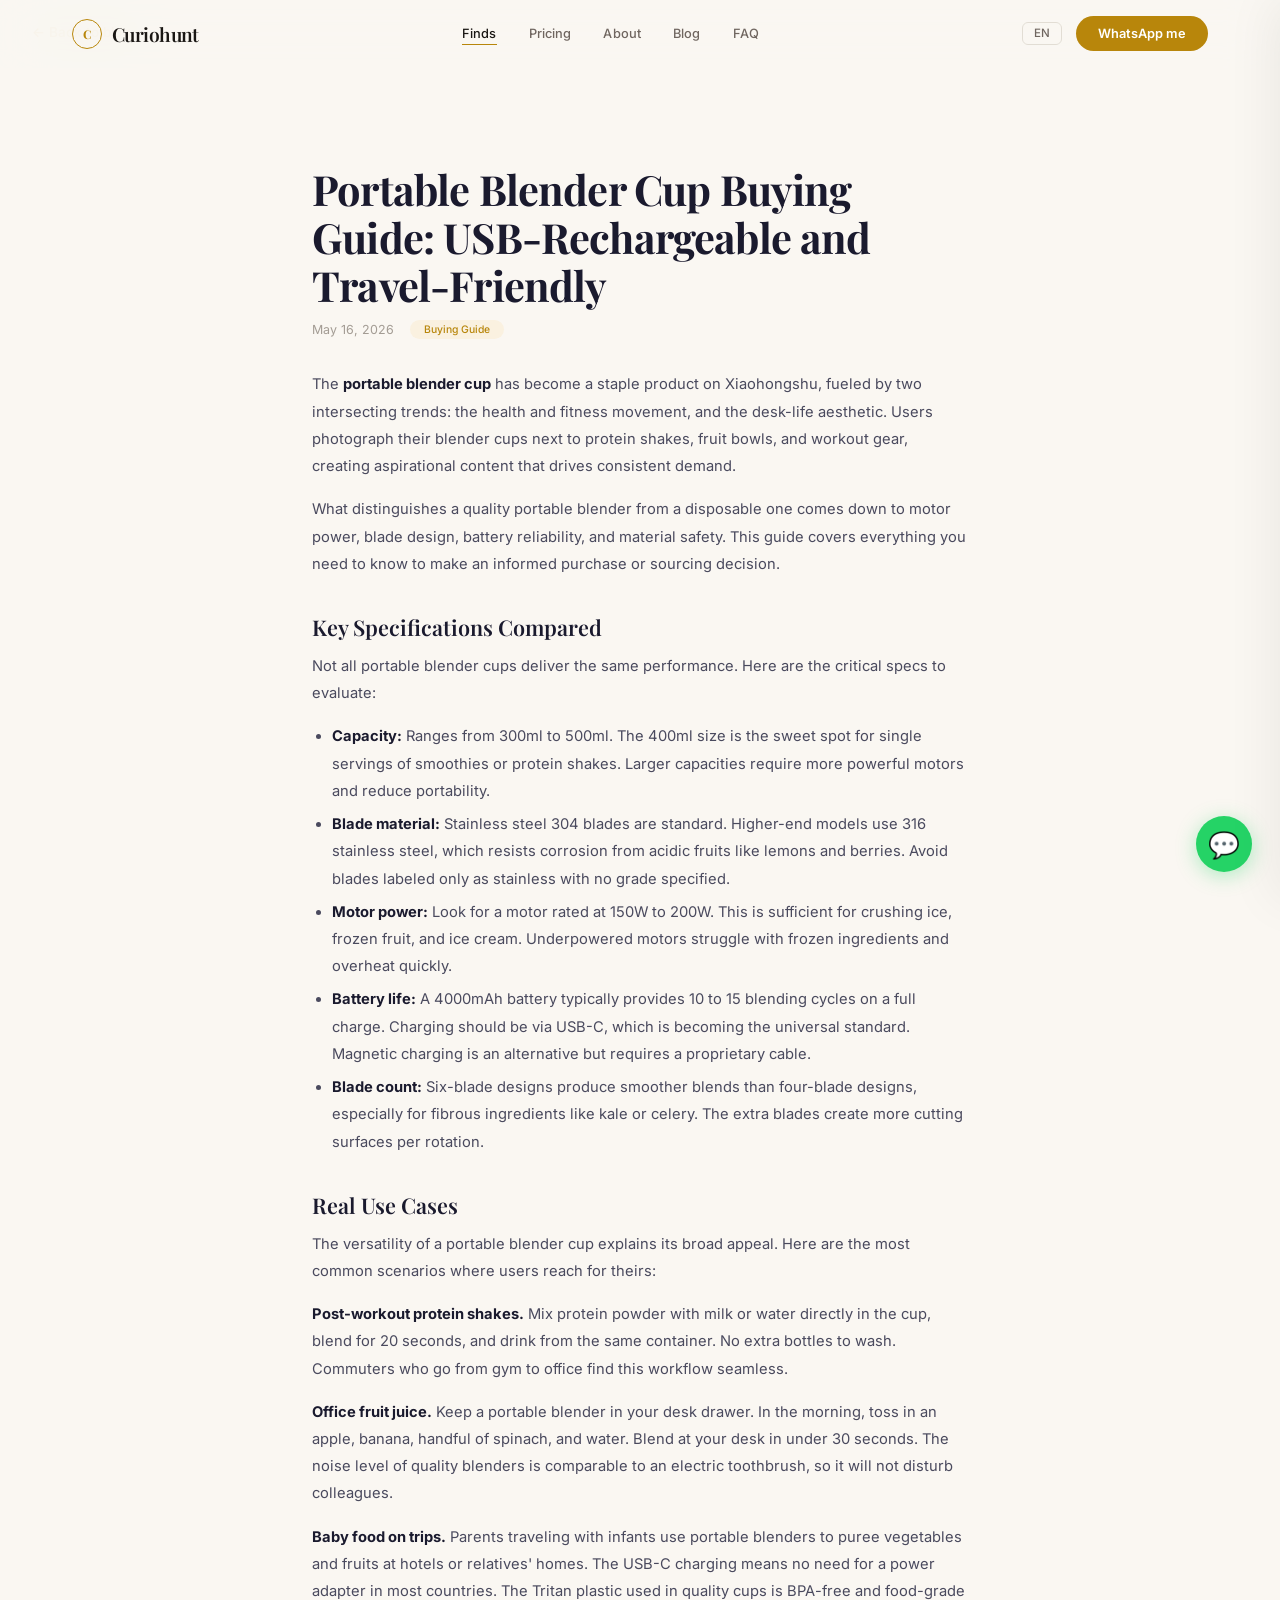
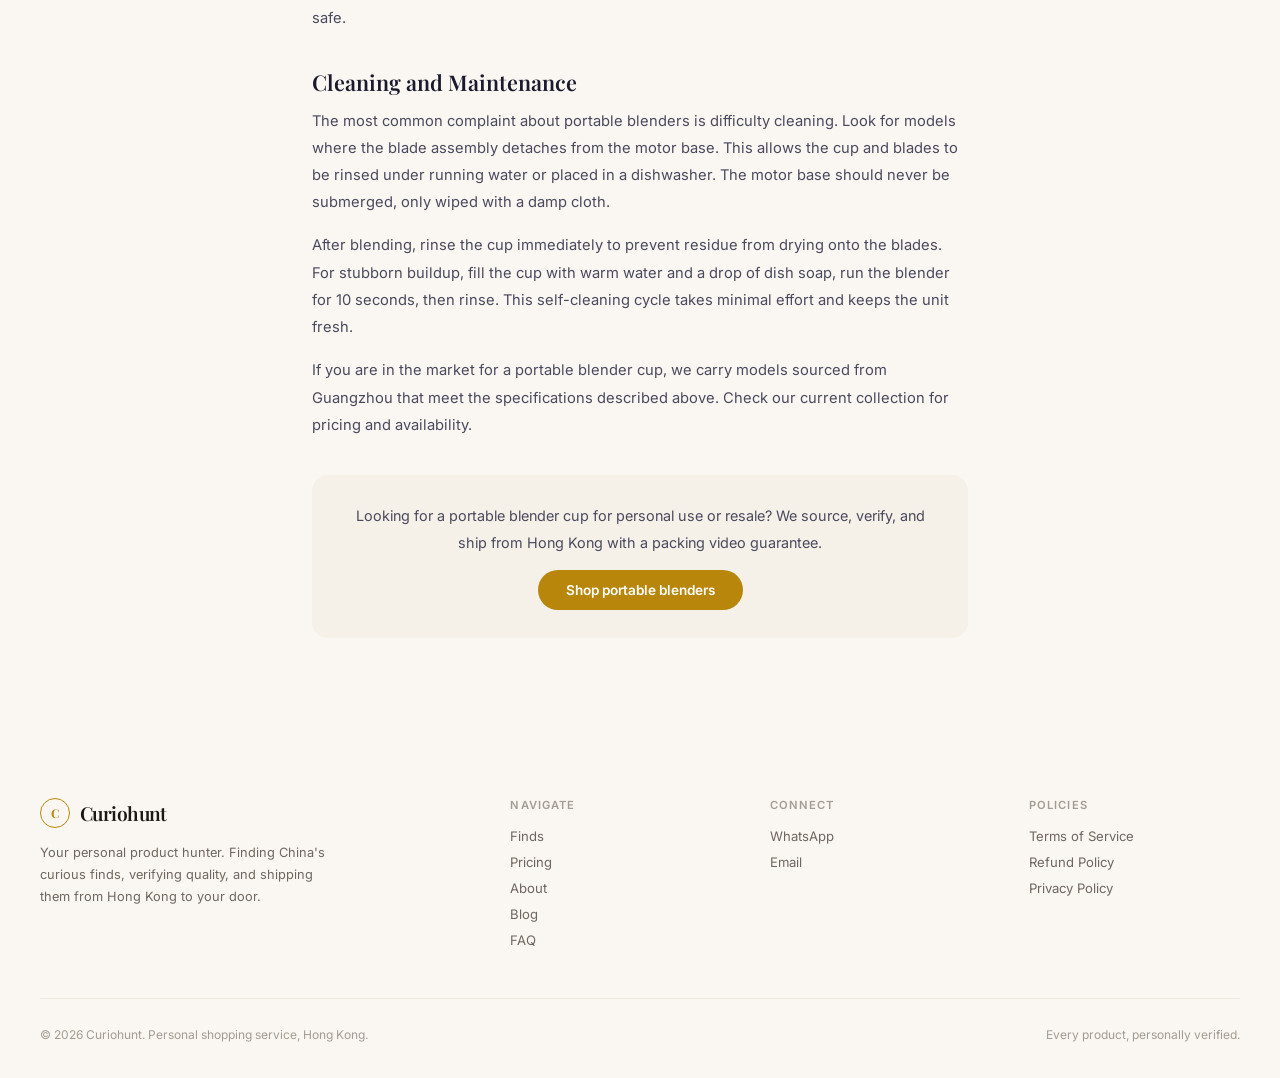
<file: blog/blender-cup-guide.html>
<!DOCTYPE html>
<html lang="en">
<head>
<meta charset="UTF-8">
<meta name="viewport" content="width=device-width, initial-scale=1.0">
<meta name="description" content="The complete guide to choosing a portable blender cup. USB-C rechargeable, 400ml capacity, 6-blade design. What to look for in a travel-friendly personal blender.">
<meta name="keywords" content="portable blender cup, USB rechargeable blender, travel blender, personal blender, protein shake blender, Xiaohongshu health trend, portable juice blender, 400ml blender cup, 6-blade blender, China kitchen appliance sourcing">
<meta property="og:title" content="Portable Blender Cup Buying Guide: USB-Rechargeable & Travel-Friendly">
<meta property="og:description" content="The complete guide to choosing a portable blender cup. USB-C rechargeable, 400ml capacity, 6-blade design. What to look for in a travel-friendly personal blender.">
<meta property="og:url" content="https://hkshop.gamewayz.com/blog/blender-cup-guide.html">
<meta property="og:type" content="article">
<meta property="og:image" content="https://hkshop.gamewayz.com/og-image.jpg">
<link rel="canonical" href="https://hkshop.gamewayz.com/blog/blender-cup-guide.html">
<title>Portable Blender Cup Buying Guide: USB-Rechargeable & Travel-Friendly</title>
<link rel="preconnect" href="https://fonts.googleapis.com">
<link href="https://fonts.googleapis.com/css2?family=Inter:wght@300;400;500;600;700&family=Playfair+Display:ital,wght@0,400;0,500;0,600;0,700;1,400;1,500&display=swap" rel="stylesheet">
<link rel="stylesheet" href="../css/style.css">
<style>
.blog-post { max-width: 720px; margin: 0 auto; padding: calc(var(--nav-h) + 56px) 32px 80px; color: #1a1a2e; }
.blog-post h1 { font-family: 'Playfair Display', Georgia, serif; font-size: clamp(1.8rem, 3.5vw, 2.6rem); font-weight: 700; line-height: 1.15; letter-spacing: -0.02em; margin-bottom: 12px; }
.blog-post .blog-meta { font-size: 0.78rem; color: #a39c94; margin-bottom: 32px; display: flex; gap: 16px; align-items: center; flex-wrap: wrap; }
.blog-post .blog-meta .blog-tag { background: #faf1e0; color: #b8860b; padding: 3px 14px; border-radius: 100px; font-size: 0.65rem; font-weight: 500; }
.blog-post h2 { font-family: 'Playfair Display', Georgia, serif; font-size: 1.35rem; font-weight: 600; margin: 36px 0 12px; line-height: 1.25; color: #1a1a2e; }
.blog-post p { font-size: 0.92rem; line-height: 1.85; color: #4a4a5e; margin-bottom: 16px; }
.blog-post ul { padding-left: 20px; margin-bottom: 20px; }
.blog-post ul li { font-size: 0.92rem; line-height: 1.85; color: #4a4a5e; margin-bottom: 6px; }
.blog-post .blog-cta { background: #f5f0e8; border-radius: 16px; padding: 28px 32px; margin: 36px 0 20px; text-align: center; }
.blog-post .blog-cta p { margin-bottom: 14px; font-size: 0.9rem; }
.blog-post .blog-cta a { display: inline-flex; align-items: center; gap: 8px; background: #b8860b; color: #fff; font-weight: 600; padding: 12px 28px; border-radius: 100px; font-size: 0.85rem; transition: background 0.25s; }
.blog-post .blog-cta a:hover { background: #a0750a; }
.blog-post strong { color: #1a1a2e; }
@media (max-width: 600px) { .blog-post { padding: calc(var(--nav-h) + 32px) 20px 60px; } }
</style>
<script type="application/ld+json">
{"@context":"https://schema.org","@type":"Article","headline":"Portable Blender Cup Buying Guide: USB-Rechargeable and Travel-Friendly","description":"The complete guide to choosing a portable blender cup. USB-C rechargeable, 400ml capacity, 6-blade design. What to look for in a travel-friendly personal blender.","image":"https://hkshop.gamewayz.com/og-image.jpg","datePublished":"2026-05-16","dateModified":"2026-05-16","author":{"@type":"Person","name":"Curiohunt"},"publisher":{"@type":"Organization","name":"Curiohunt","logo":{"@type":"ImageObject","url":"https://hkshop.gamewayz.com/og-image.jpg"}},"mainEntityOfPage":{"@type":"WebPage","@id":"https://hkshop.gamewayz.com/blog/blender-cup-guide.html"},"keywords":"portable blender cup, USB rechargeable blender, travel blender, personal blender, Xiaohongshu health trend"}
</script>
</head>
<body>

<nav id="nav" data-active="products"></nav>

  <a href="./" class="blog-back-btn" style="display:inline-flex;align-items:center;gap:6px;color:#b8860b;font-size:0.85rem;font-weight:500;text-decoration:none;margin-bottom:-24px;padding:0 32px;max-width:720px;margin-left:auto;margin-right:auto;margin-top:24px">&larr; Back to blog</a>

  <a href="https://wa.me/85212345678?text=Hi%20I%20saw%20Curiohunt" class="float-wa" target="_blank" aria-label="WhatsApp">
  &#128172;
  <span class="wa-tooltip">Chat with me</span>
</a>

<article class="blog-post">
  <h1>Portable Blender Cup Buying Guide: USB-Rechargeable and Travel-Friendly</h1>
  <div class="blog-meta">
    <span>May 16, 2026</span>
    <span class="blog-tag">Buying Guide</span>
  </div>

  <p>The <strong>portable blender cup</strong> has become a staple product on Xiaohongshu, fueled by two intersecting trends: the health and fitness movement, and the desk-life aesthetic. Users photograph their blender cups next to protein shakes, fruit bowls, and workout gear, creating aspirational content that drives consistent demand.</p>

  <p>What distinguishes a quality portable blender from a disposable one comes down to motor power, blade design, battery reliability, and material safety. This guide covers everything you need to know to make an informed purchase or sourcing decision.</p>

  <h2>Key Specifications Compared</h2>

  <p>Not all portable blender cups deliver the same performance. Here are the critical specs to evaluate:</p>

  <ul>
    <li><strong>Capacity:</strong> Ranges from 300ml to 500ml. The 400ml size is the sweet spot for single servings of smoothies or protein shakes. Larger capacities require more powerful motors and reduce portability.</li>
    <li><strong>Blade material:</strong> Stainless steel 304 blades are standard. Higher-end models use 316 stainless steel, which resists corrosion from acidic fruits like lemons and berries. Avoid blades labeled only as stainless with no grade specified.</li>
    <li><strong>Motor power:</strong> Look for a motor rated at 150W to 200W. This is sufficient for crushing ice, frozen fruit, and ice cream. Underpowered motors struggle with frozen ingredients and overheat quickly.</li>
    <li><strong>Battery life:</strong> A 4000mAh battery typically provides 10 to 15 blending cycles on a full charge. Charging should be via USB-C, which is becoming the universal standard. Magnetic charging is an alternative but requires a proprietary cable.</li>
    <li><strong>Blade count:</strong> Six-blade designs produce smoother blends than four-blade designs, especially for fibrous ingredients like kale or celery. The extra blades create more cutting surfaces per rotation.</li>
  </ul>

  <h2>Real Use Cases</h2>

  <p>The versatility of a portable blender cup explains its broad appeal. Here are the most common scenarios where users reach for theirs:</p>

  <p><strong>Post-workout protein shakes.</strong> Mix protein powder with milk or water directly in the cup, blend for 20 seconds, and drink from the same container. No extra bottles to wash. Commuters who go from gym to office find this workflow seamless.</p>

  <p><strong>Office fruit juice.</strong> Keep a portable blender in your desk drawer. In the morning, toss in an apple, banana, handful of spinach, and water. Blend at your desk in under 30 seconds. The noise level of quality blenders is comparable to an electric toothbrush, so it will not disturb colleagues.</p>

  <p><strong>Baby food on trips.</strong> Parents traveling with infants use portable blenders to puree vegetables and fruits at hotels or relatives' homes. The USB-C charging means no need for a power adapter in most countries. The Tritan plastic used in quality cups is BPA-free and food-grade safe.</p>

  <h2>Cleaning and Maintenance</h2>

  <p>The most common complaint about portable blenders is difficulty cleaning. Look for models where the blade assembly detaches from the motor base. This allows the cup and blades to be rinsed under running water or placed in a dishwasher. The motor base should never be submerged, only wiped with a damp cloth.</p>

  <p>After blending, rinse the cup immediately to prevent residue from drying onto the blades. For stubborn buildup, fill the cup with warm water and a drop of dish soap, run the blender for 10 seconds, then rinse. This self-cleaning cycle takes minimal effort and keeps the unit fresh.</p>

  <p>If you are in the market for a portable blender cup, we carry models sourced from Guangzhou that meet the specifications described above. <a href="../products.html">Check our current collection</a> for pricing and availability.</p>

  <div class="blog-cta">
    <p>Looking for a portable blender cup for personal use or resale? We source, verify, and ship from Hong Kong with a packing video guarantee.</p>
    <a href="../products.html">Shop portable blenders</a>
  </div>
</article>

<footer id="footer"></footer>

<div class="modal-overlay" id="modalOverlay"></div>
<div class="modal" id="modal">
  <div class="modal-header">
    <span style="font-size:0.78rem;color:var(--text-tertiary);font-weight:500" id="modalBreadcrumb">Product detail</span>
    <button class="modal-close" id="modalClose">&times;</button>
  </div>
  <div class="modal-body" id="modalBody"></div>
</div>

<script src="../js/data.js"></script>
<script src="../js/main.js"></script>
</body>
</html>
</file>
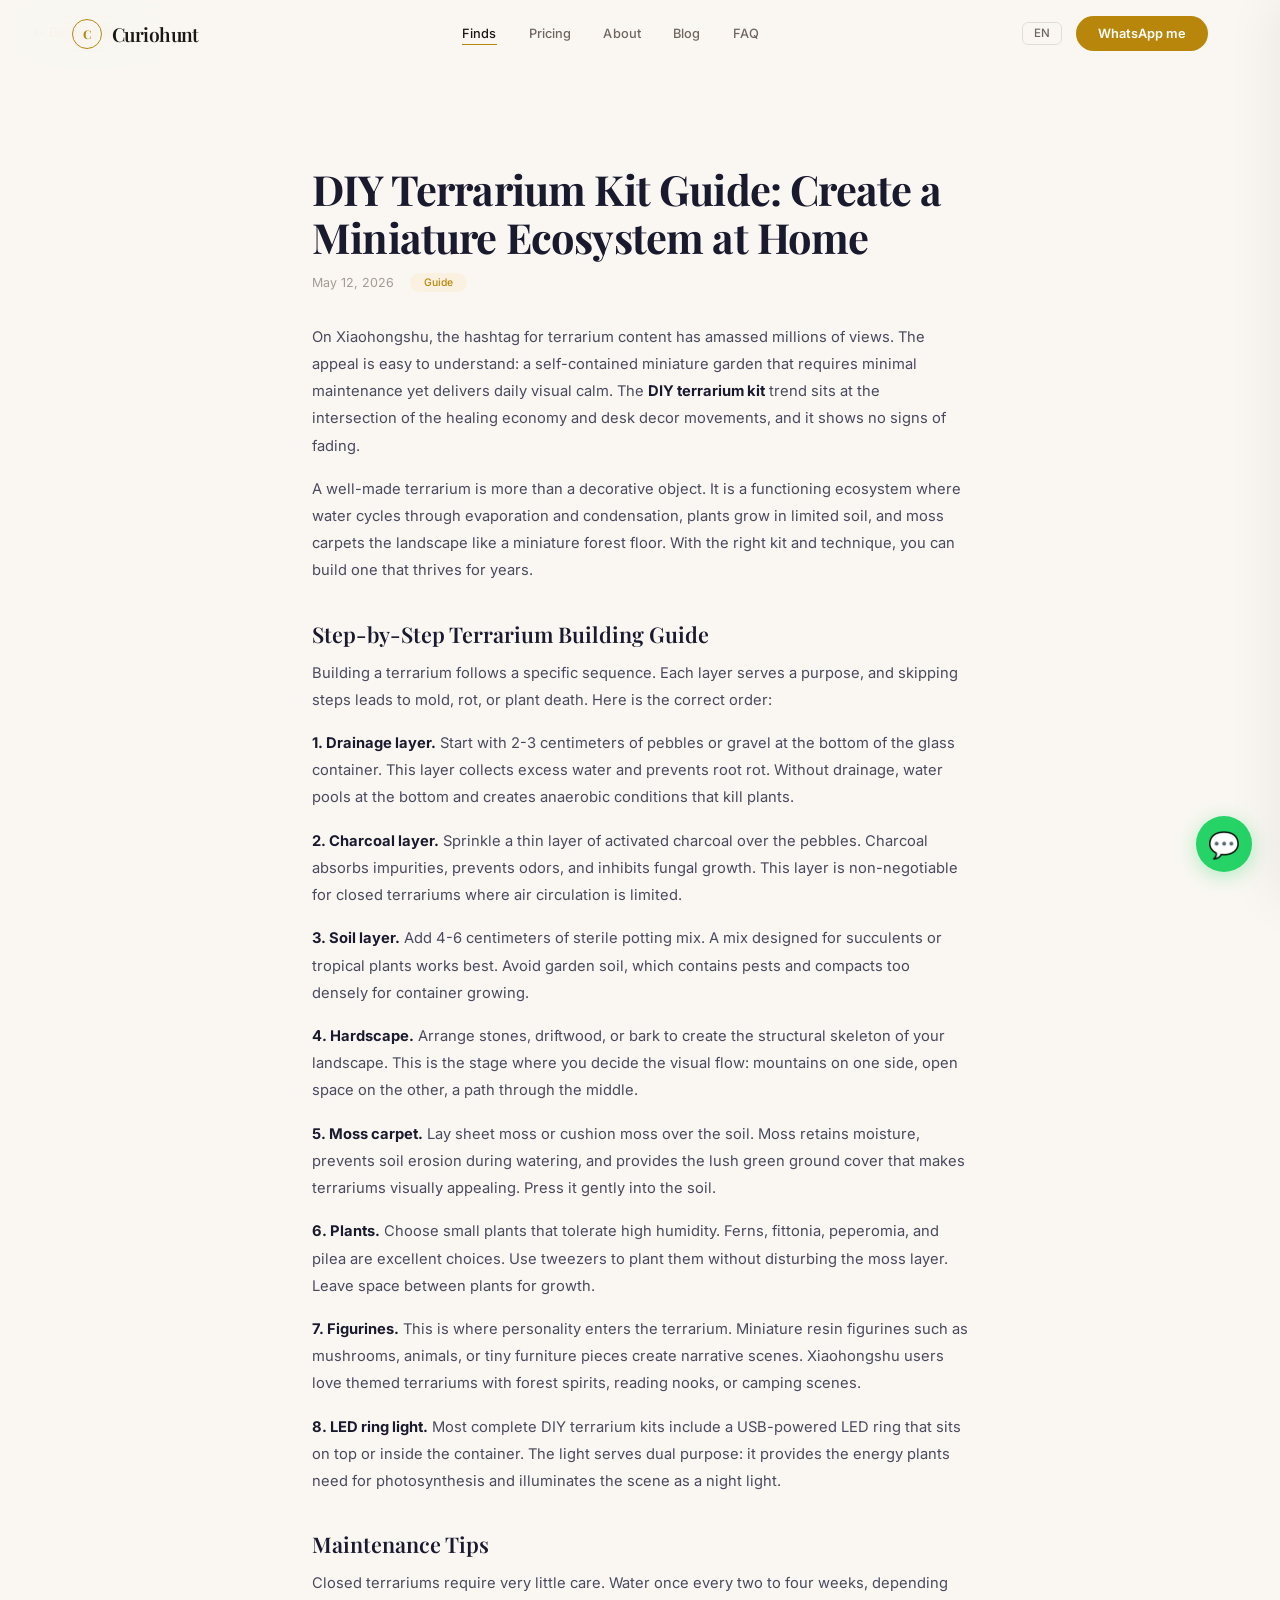
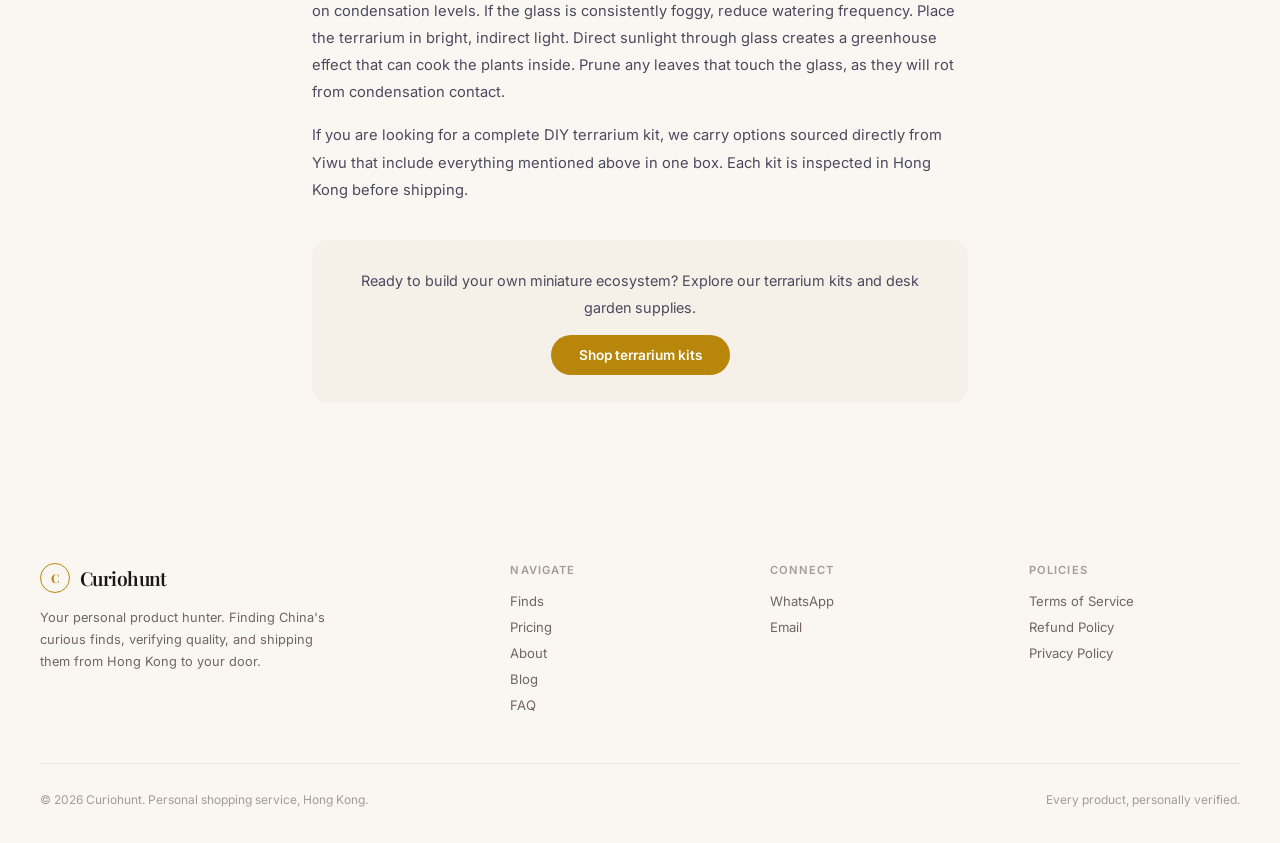
<file: blog/diy-terrarium-guide.html>
<!DOCTYPE html>
<html lang="en">
<head>
<meta charset="UTF-8">
<meta name="viewport" content="width=device-width, initial-scale=1.0">
<meta name="description" content="Step-by-step guide to creating your own DIY terrarium. Everything you need to know about layers, plants, figurines, and LED lighting for a self-sustaining desktop garden.">
<meta name="keywords" content="DIY terrarium kit, miniature ecosystem, desktop garden, Xiaohongshu terrarium, terrarium layers guide, moss terrarium, LED terrarium light, healing desk decor, terrarium figurines, self-sustaining garden">
<meta property="og:title" content="DIY Terrarium Kit Guide: Create a Miniature Ecosystem at Home">
<meta property="og:description" content="Step-by-step guide to creating your own DIY terrarium. Everything you need to know about layers, plants, figurines, and LED lighting for a self-sustaining desktop garden.">
<meta property="og:url" content="https://hkshop.gamewayz.com/blog/diy-terrarium-guide.html">
<meta property="og:type" content="article">
<meta property="og:image" content="https://hkshop.gamewayz.com/og-image.jpg">
<link rel="canonical" href="https://hkshop.gamewayz.com/blog/diy-terrarium-guide.html">
<title>DIY Terrarium Kit Guide: Create a Miniature Ecosystem at Home</title>
<link rel="preconnect" href="https://fonts.googleapis.com">
<link href="https://fonts.googleapis.com/css2?family=Inter:wght@300;400;500;600;700&family=Playfair+Display:ital,wght@0,400;0,500;0,600;0,700;1,400;1,500&display=swap" rel="stylesheet">
<link rel="stylesheet" href="../css/style.css">
<style>
.blog-post { max-width: 720px; margin: 0 auto; padding: calc(var(--nav-h) + 56px) 32px 80px; color: #1a1a2e; }
.blog-post h1 { font-family: 'Playfair Display', Georgia, serif; font-size: clamp(1.8rem, 3.5vw, 2.6rem); font-weight: 700; line-height: 1.15; letter-spacing: -0.02em; margin-bottom: 12px; }
.blog-post .blog-meta { font-size: 0.78rem; color: #a39c94; margin-bottom: 32px; display: flex; gap: 16px; align-items: center; flex-wrap: wrap; }
.blog-post .blog-meta .blog-tag { background: #faf1e0; color: #b8860b; padding: 3px 14px; border-radius: 100px; font-size: 0.65rem; font-weight: 500; }
.blog-post h2 { font-family: 'Playfair Display', Georgia, serif; font-size: 1.35rem; font-weight: 600; margin: 36px 0 12px; line-height: 1.25; color: #1a1a2e; }
.blog-post p { font-size: 0.92rem; line-height: 1.85; color: #4a4a5e; margin-bottom: 16px; }
.blog-post ul { padding-left: 20px; margin-bottom: 20px; }
.blog-post ul li { font-size: 0.92rem; line-height: 1.85; color: #4a4a5e; margin-bottom: 6px; }
.blog-post .blog-cta { background: #f5f0e8; border-radius: 16px; padding: 28px 32px; margin: 36px 0 20px; text-align: center; }
.blog-post .blog-cta p { margin-bottom: 14px; font-size: 0.9rem; }
.blog-post .blog-cta a { display: inline-flex; align-items: center; gap: 8px; background: #b8860b; color: #fff; font-weight: 600; padding: 12px 28px; border-radius: 100px; font-size: 0.85rem; transition: background 0.25s; }
.blog-post .blog-cta a:hover { background: #a0750a; }
.blog-post strong { color: #1a1a2e; }
@media (max-width: 600px) { .blog-post { padding: calc(var(--nav-h) + 32px) 20px 60px; } }
</style>
<script type="application/ld+json">
{"@context":"https://schema.org","@type":"Article","headline":"DIY Terrarium Kit Guide: Create a Miniature Ecosystem at Home","description":"Step-by-step guide to creating your own DIY terrarium. Everything you need to know about layers, plants, figurines, and LED lighting for a self-sustaining desktop garden.","image":"https://hkshop.gamewayz.com/og-image.jpg","datePublished":"2026-05-12","dateModified":"2026-05-12","author":{"@type":"Person","name":"Curiohunt"},"publisher":{"@type":"Organization","name":"Curiohunt","logo":{"@type":"ImageObject","url":"https://hkshop.gamewayz.com/og-image.jpg"}},"mainEntityOfPage":{"@type":"WebPage","@id":"https://hkshop.gamewayz.com/blog/diy-terrarium-guide.html"},"keywords":"DIY terrarium kit, miniature ecosystem, desktop garden, Xiaohongshu terrarium, terrarium layers"}
</script>
</head>
<body>

<nav id="nav" data-active="products"></nav>

  <a href="./" class="blog-back-btn" style="display:inline-flex;align-items:center;gap:6px;color:#b8860b;font-size:0.85rem;font-weight:500;text-decoration:none;margin-bottom:-24px;padding:0 32px;max-width:720px;margin-left:auto;margin-right:auto;margin-top:24px">&larr; Back to blog</a>

  <a href="https://wa.me/85212345678?text=Hi%20I%20saw%20Curiohunt" class="float-wa" target="_blank" aria-label="WhatsApp">
  &#128172;
  <span class="wa-tooltip">Chat with me</span>
</a>

<article class="blog-post">
  <h1>DIY Terrarium Kit Guide: Create a Miniature Ecosystem at Home</h1>
  <div class="blog-meta">
    <span>May 12, 2026</span>
    <span class="blog-tag">Guide</span>
  </div>

  <p>On Xiaohongshu, the hashtag for terrarium content has amassed millions of views. The appeal is easy to understand: a self-contained miniature garden that requires minimal maintenance yet delivers daily visual calm. The <strong>DIY terrarium kit</strong> trend sits at the intersection of the healing economy and desk decor movements, and it shows no signs of fading.</p>

  <p>A well-made terrarium is more than a decorative object. It is a functioning ecosystem where water cycles through evaporation and condensation, plants grow in limited soil, and moss carpets the landscape like a miniature forest floor. With the right kit and technique, you can build one that thrives for years.</p>

  <h2>Step-by-Step Terrarium Building Guide</h2>

  <p>Building a terrarium follows a specific sequence. Each layer serves a purpose, and skipping steps leads to mold, rot, or plant death. Here is the correct order:</p>

  <p><strong>1. Drainage layer.</strong> Start with 2-3 centimeters of pebbles or gravel at the bottom of the glass container. This layer collects excess water and prevents root rot. Without drainage, water pools at the bottom and creates anaerobic conditions that kill plants.</p>

  <p><strong>2. Charcoal layer.</strong> Sprinkle a thin layer of activated charcoal over the pebbles. Charcoal absorbs impurities, prevents odors, and inhibits fungal growth. This layer is non-negotiable for closed terrariums where air circulation is limited.</p>

  <p><strong>3. Soil layer.</strong> Add 4-6 centimeters of sterile potting mix. A mix designed for succulents or tropical plants works best. Avoid garden soil, which contains pests and compacts too densely for container growing.</p>

  <p><strong>4. Hardscape.</strong> Arrange stones, driftwood, or bark to create the structural skeleton of your landscape. This is the stage where you decide the visual flow: mountains on one side, open space on the other, a path through the middle.</p>

  <p><strong>5. Moss carpet.</strong> Lay sheet moss or cushion moss over the soil. Moss retains moisture, prevents soil erosion during watering, and provides the lush green ground cover that makes terrariums visually appealing. Press it gently into the soil.</p>

  <p><strong>6. Plants.</strong> Choose small plants that tolerate high humidity. Ferns, fittonia, peperomia, and pilea are excellent choices. Use tweezers to plant them without disturbing the moss layer. Leave space between plants for growth.</p>

  <p><strong>7. Figurines.</strong> This is where personality enters the terrarium. Miniature resin figurines such as mushrooms, animals, or tiny furniture pieces create narrative scenes. Xiaohongshu users love themed terrariums with forest spirits, reading nooks, or camping scenes.</p>

  <p><strong>8. LED ring light.</strong> Most complete DIY terrarium kits include a USB-powered LED ring that sits on top or inside the container. The light serves dual purpose: it provides the energy plants need for photosynthesis and illuminates the scene as a night light.</p>

  <h2>Maintenance Tips</h2>

  <p>Closed terrariums require very little care. Water once every two to four weeks, depending on condensation levels. If the glass is consistently foggy, reduce watering frequency. Place the terrarium in bright, indirect light. Direct sunlight through glass creates a greenhouse effect that can cook the plants inside. Prune any leaves that touch the glass, as they will rot from condensation contact.</p>

  <p>If you are looking for a complete <a href="../products.html">DIY terrarium kit</a>, we carry options sourced directly from Yiwu that include everything mentioned above in one box. Each kit is inspected in Hong Kong before shipping.</p>

  <div class="blog-cta">
    <p>Ready to build your own miniature ecosystem? Explore our terrarium kits and desk garden supplies.</p>
    <a href="../products.html">Shop terrarium kits</a>
  </div>
</article>

<footer id="footer"></footer>

<div class="modal-overlay" id="modalOverlay"></div>
<div class="modal" id="modal">
  <div class="modal-header">
    <span style="font-size:0.78rem;color:var(--text-tertiary);font-weight:500" id="modalBreadcrumb">Product detail</span>
    <button class="modal-close" id="modalClose">&times;</button>
  </div>
  <div class="modal-body" id="modalBody"></div>
</div>

<script src="../js/data.js"></script>
<script src="../js/main.js"></script>
</body>
</html>
</file>
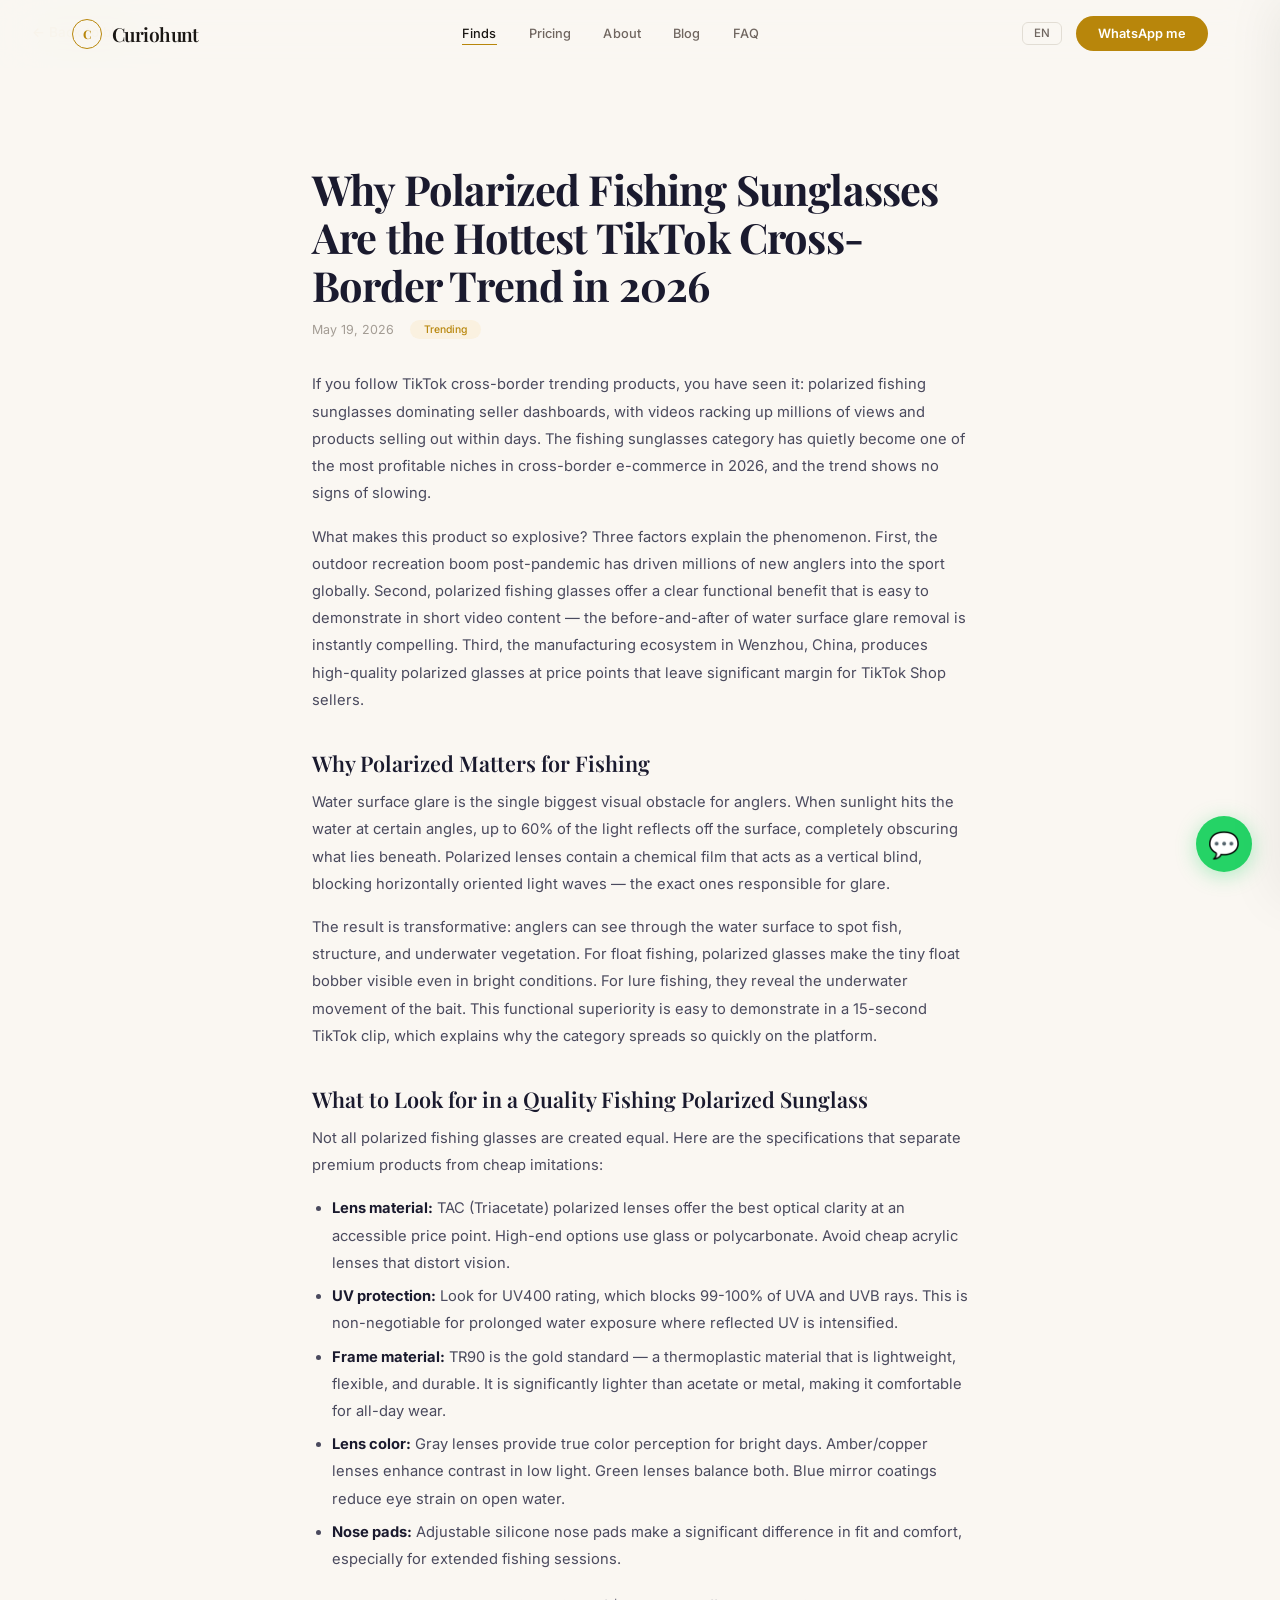
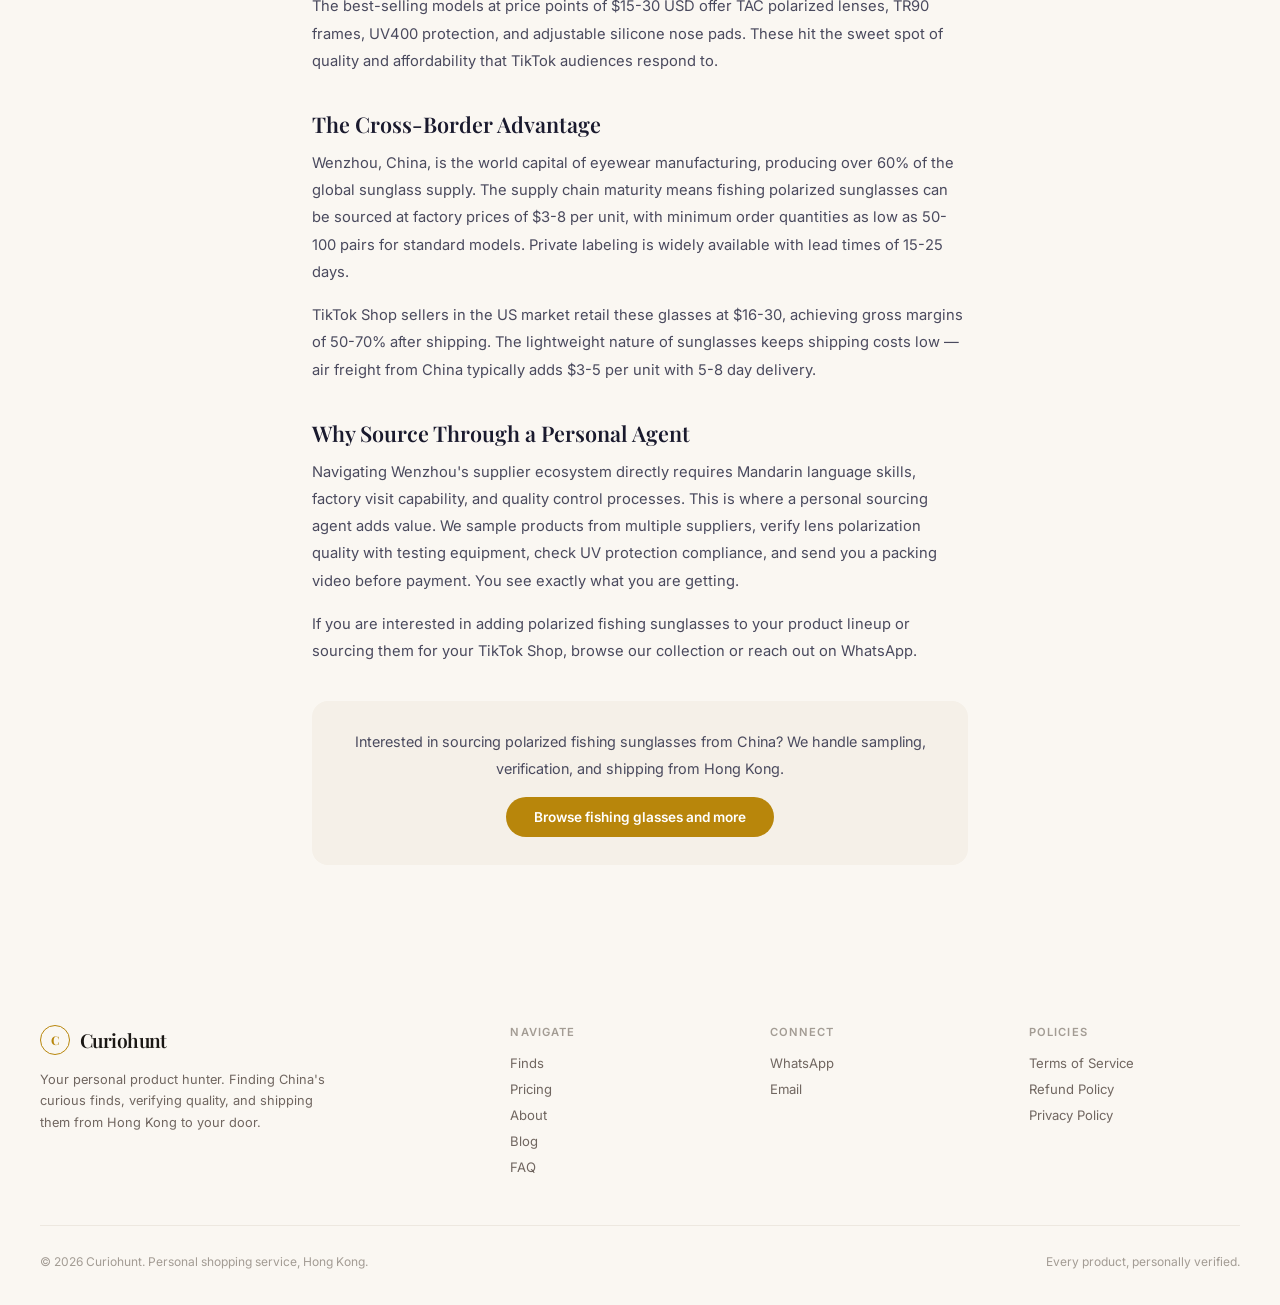
<file: blog/fishing-sunglasses-guide.html>
<!DOCTYPE html>
<html lang="en">
<head>
<meta charset="UTF-8">
<meta name="viewport" content="width=device-width, initial-scale=1.0">
<meta name="description" content="Fishing polarized sunglasses are the hottest TikTok cross-border trend in 2026. Learn what makes them special, why they sell out, and how to source them from China.">
<meta name="keywords" content="fishing polarized sunglasses, TikTok cross-border trend, China wholesale fishing glasses, polarized sunglasses for fishing, TR90 fishing sunglasses, SHIMANO style fishing glasses, China eyewear sourcing, TikTok trending products, cross border ecommerce 2026">
<meta property="og:title" content="Why Polarized Fishing Sunglasses Are the Hottest TikTok Cross-Border Trend in 2026">
<meta property="og:description" content="Fishing polarized sunglasses are the hottest TikTok cross-border trend in 2026. Learn what makes them special, why they sell out, and how to source them from China.">
<meta property="og:url" content="https://hkshop.gamewayz.com/blog/fishing-sunglasses-guide.html">
<meta property="og:type" content="article">
<meta property="og:image" content="https://hkshop.gamewayz.com/og-image.jpg">
<link rel="canonical" href="https://hkshop.gamewayz.com/blog/fishing-sunglasses-guide.html">
<title>Why Polarized Fishing Sunglasses Are the Hottest TikTok Cross-Border Trend in 2026</title>
<link rel="preconnect" href="https://fonts.googleapis.com">
<link href="https://fonts.googleapis.com/css2?family=Inter:wght@300;400;500;600;700&family=Playfair+Display:ital,wght@0,400;0,500;0,600;0,700;1,400;1,500&display=swap" rel="stylesheet">
<link rel="stylesheet" href="../css/style.css">
<style>
.blog-post { max-width: 720px; margin: 0 auto; padding: calc(var(--nav-h) + 56px) 32px 80px; color: #1a1a2e; }
.blog-post h1 { font-family: 'Playfair Display', Georgia, serif; font-size: clamp(1.8rem, 3.5vw, 2.6rem); font-weight: 700; line-height: 1.15; letter-spacing: -0.02em; margin-bottom: 12px; }
.blog-post .blog-meta { font-size: 0.78rem; color: #a39c94; margin-bottom: 32px; display: flex; gap: 16px; align-items: center; flex-wrap: wrap; }
.blog-post .blog-meta .blog-tag { background: #faf1e0; color: #b8860b; padding: 3px 14px; border-radius: 100px; font-size: 0.65rem; font-weight: 500; }
.blog-post h2 { font-family: 'Playfair Display', Georgia, serif; font-size: 1.35rem; font-weight: 600; margin: 36px 0 12px; line-height: 1.25; color: #1a1a2e; }
.blog-post p { font-size: 0.92rem; line-height: 1.85; color: #4a4a5e; margin-bottom: 16px; }
.blog-post ul { padding-left: 20px; margin-bottom: 20px; }
.blog-post ul li { font-size: 0.92rem; line-height: 1.85; color: #4a4a5e; margin-bottom: 6px; }
.blog-post .blog-cta { background: #f5f0e8; border-radius: 16px; padding: 28px 32px; margin: 36px 0 20px; text-align: center; }
.blog-post .blog-cta p { margin-bottom: 14px; font-size: 0.9rem; }
.blog-post .blog-cta a { display: inline-flex; align-items: center; gap: 8px; background: #b8860b; color: #fff; font-weight: 600; padding: 12px 28px; border-radius: 100px; font-size: 0.85rem; transition: background 0.25s; }
.blog-post .blog-cta a:hover { background: #a0750a; }
.blog-post strong { color: #1a1a2e; }
@media (max-width: 600px) { .blog-post { padding: calc(var(--nav-h) + 32px) 20px 60px; } }
</style>
<script type="application/ld+json">
{"@context":"https://schema.org","@type":"Article","headline":"Why Polarized Fishing Sunglasses Are the Hottest TikTok Cross-Border Trend in 2026","description":"Fishing polarized sunglasses are the hottest TikTok cross-border trend in 2026. Learn what makes them special, why they sell out, and how to source them from China.","image":"https://hkshop.gamewayz.com/og-image.jpg","datePublished":"2026-05-19","dateModified":"2026-05-19","author":{"@type":"Person","name":"Curiohunt"},"publisher":{"@type":"Organization","name":"Curiohunt","logo":{"@type":"ImageObject","url":"https://hkshop.gamewayz.com/og-image.jpg"}},"mainEntityOfPage":{"@type":"WebPage","@id":"https://hkshop.gamewayz.com/blog/fishing-sunglasses-guide.html"},"keywords":"fishing polarized sunglasses, TikTok cross-border trend, China eyewear sourcing, polarized fishing glasses"}
</script>
</head>
<body>

<nav id="nav" data-active="products"></nav>

  <a href="./" class="blog-back-btn" style="display:inline-flex;align-items:center;gap:6px;color:#b8860b;font-size:0.85rem;font-weight:500;text-decoration:none;margin-bottom:-24px;padding:0 32px;max-width:720px;margin-left:auto;margin-right:auto;margin-top:24px">&larr; Back to blog</a>

  <a href="https://wa.me/85212345678?text=Hi%20I%20saw%20Curiohunt" class="float-wa" target="_blank" aria-label="WhatsApp">
  &#128172;
  <span class="wa-tooltip">Chat with me</span>
</a>

<article class="blog-post">
  <h1>Why Polarized Fishing Sunglasses Are the Hottest TikTok Cross-Border Trend in 2026</h1>
  <div class="blog-meta">
    <span>May 19, 2026</span>
    <span class="blog-tag">Trending</span>
  </div>

  <p>If you follow TikTok cross-border trending products, you have seen it: polarized fishing sunglasses dominating seller dashboards, with videos racking up millions of views and products selling out within days. The fishing sunglasses category has quietly become one of the most profitable niches in cross-border e-commerce in 2026, and the trend shows no signs of slowing.</p>

  <p>What makes this product so explosive? Three factors explain the phenomenon. First, the outdoor recreation boom post-pandemic has driven millions of new anglers into the sport globally. Second, polarized fishing glasses offer a clear functional benefit that is easy to demonstrate in short video content — the before-and-after of water surface glare removal is instantly compelling. Third, the manufacturing ecosystem in Wenzhou, China, produces high-quality polarized glasses at price points that leave significant margin for TikTok Shop sellers.</p>

  <h2>Why Polarized Matters for Fishing</h2>

  <p>Water surface glare is the single biggest visual obstacle for anglers. When sunlight hits the water at certain angles, up to 60% of the light reflects off the surface, completely obscuring what lies beneath. Polarized lenses contain a chemical film that acts as a vertical blind, blocking horizontally oriented light waves — the exact ones responsible for glare.</p>

  <p>The result is transformative: anglers can see through the water surface to spot fish, structure, and underwater vegetation. For float fishing, polarized glasses make the tiny float bobber visible even in bright conditions. For lure fishing, they reveal the underwater movement of the bait. This functional superiority is easy to demonstrate in a 15-second TikTok clip, which explains why the category spreads so quickly on the platform.</p>

  <h2>What to Look for in a Quality Fishing Polarized Sunglass</h2>

  <p>Not all polarized fishing glasses are created equal. Here are the specifications that separate premium products from cheap imitations:</p>

  <ul>
    <li><strong>Lens material:</strong> TAC (Triacetate) polarized lenses offer the best optical clarity at an accessible price point. High-end options use glass or polycarbonate. Avoid cheap acrylic lenses that distort vision.</li>
    <li><strong>UV protection:</strong> Look for UV400 rating, which blocks 99-100% of UVA and UVB rays. This is non-negotiable for prolonged water exposure where reflected UV is intensified.</li>
    <li><strong>Frame material:</strong> TR90 is the gold standard — a thermoplastic material that is lightweight, flexible, and durable. It is significantly lighter than acetate or metal, making it comfortable for all-day wear.</li>
    <li><strong>Lens color:</strong> Gray lenses provide true color perception for bright days. Amber/copper lenses enhance contrast in low light. Green lenses balance both. Blue mirror coatings reduce eye strain on open water.</li>
    <li><strong>Nose pads:</strong> Adjustable silicone nose pads make a significant difference in fit and comfort, especially for extended fishing sessions.</li>
  </ul>

  <p>The best-selling models at price points of $15-30 USD offer TAC polarized lenses, TR90 frames, UV400 protection, and adjustable silicone nose pads. These hit the sweet spot of quality and affordability that TikTok audiences respond to.</p>

  <h2>The Cross-Border Advantage</h2>

  <p>Wenzhou, China, is the world capital of eyewear manufacturing, producing over 60% of the global sunglass supply. The supply chain maturity means fishing polarized sunglasses can be sourced at factory prices of $3-8 per unit, with minimum order quantities as low as 50-100 pairs for standard models. Private labeling is widely available with lead times of 15-25 days.</p>

  <p>TikTok Shop sellers in the US market retail these glasses at $16-30, achieving gross margins of 50-70% after shipping. The lightweight nature of sunglasses keeps shipping costs low — air freight from China typically adds $3-5 per unit with 5-8 day delivery.</p>

  <h2>Why Source Through a Personal Agent</h2>

  <p>Navigating Wenzhou's supplier ecosystem directly requires Mandarin language skills, factory visit capability, and quality control processes. This is where a personal sourcing agent adds value. We sample products from multiple suppliers, verify lens polarization quality with testing equipment, check UV protection compliance, and send you a packing video before payment. You see exactly what you are getting.</p>

  <p>If you are interested in adding polarized fishing sunglasses to your product lineup or sourcing them for your TikTok Shop, <a href="../products.html">browse our collection</a> or reach out on WhatsApp.</p>

  <div class="blog-cta">
    <p>Interested in sourcing polarized fishing sunglasses from China? We handle sampling, verification, and shipping from Hong Kong.</p>
    <a href="../products.html">Browse fishing glasses and more</a>
  </div>
</article>

<footer id="footer"></footer>

<div class="modal-overlay" id="modalOverlay"></div>
<div class="modal" id="modal">
  <div class="modal-header">
    <span style="font-size:0.78rem;color:var(--text-tertiary);font-weight:500" id="modalBreadcrumb">Product detail</span>
    <button class="modal-close" id="modalClose">&times;</button>
  </div>
  <div class="modal-body" id="modalBody"></div>
</div>

<script src="../js/data.js"></script>
<script src="../js/main.js"></script>
</body>
</html>
</file>
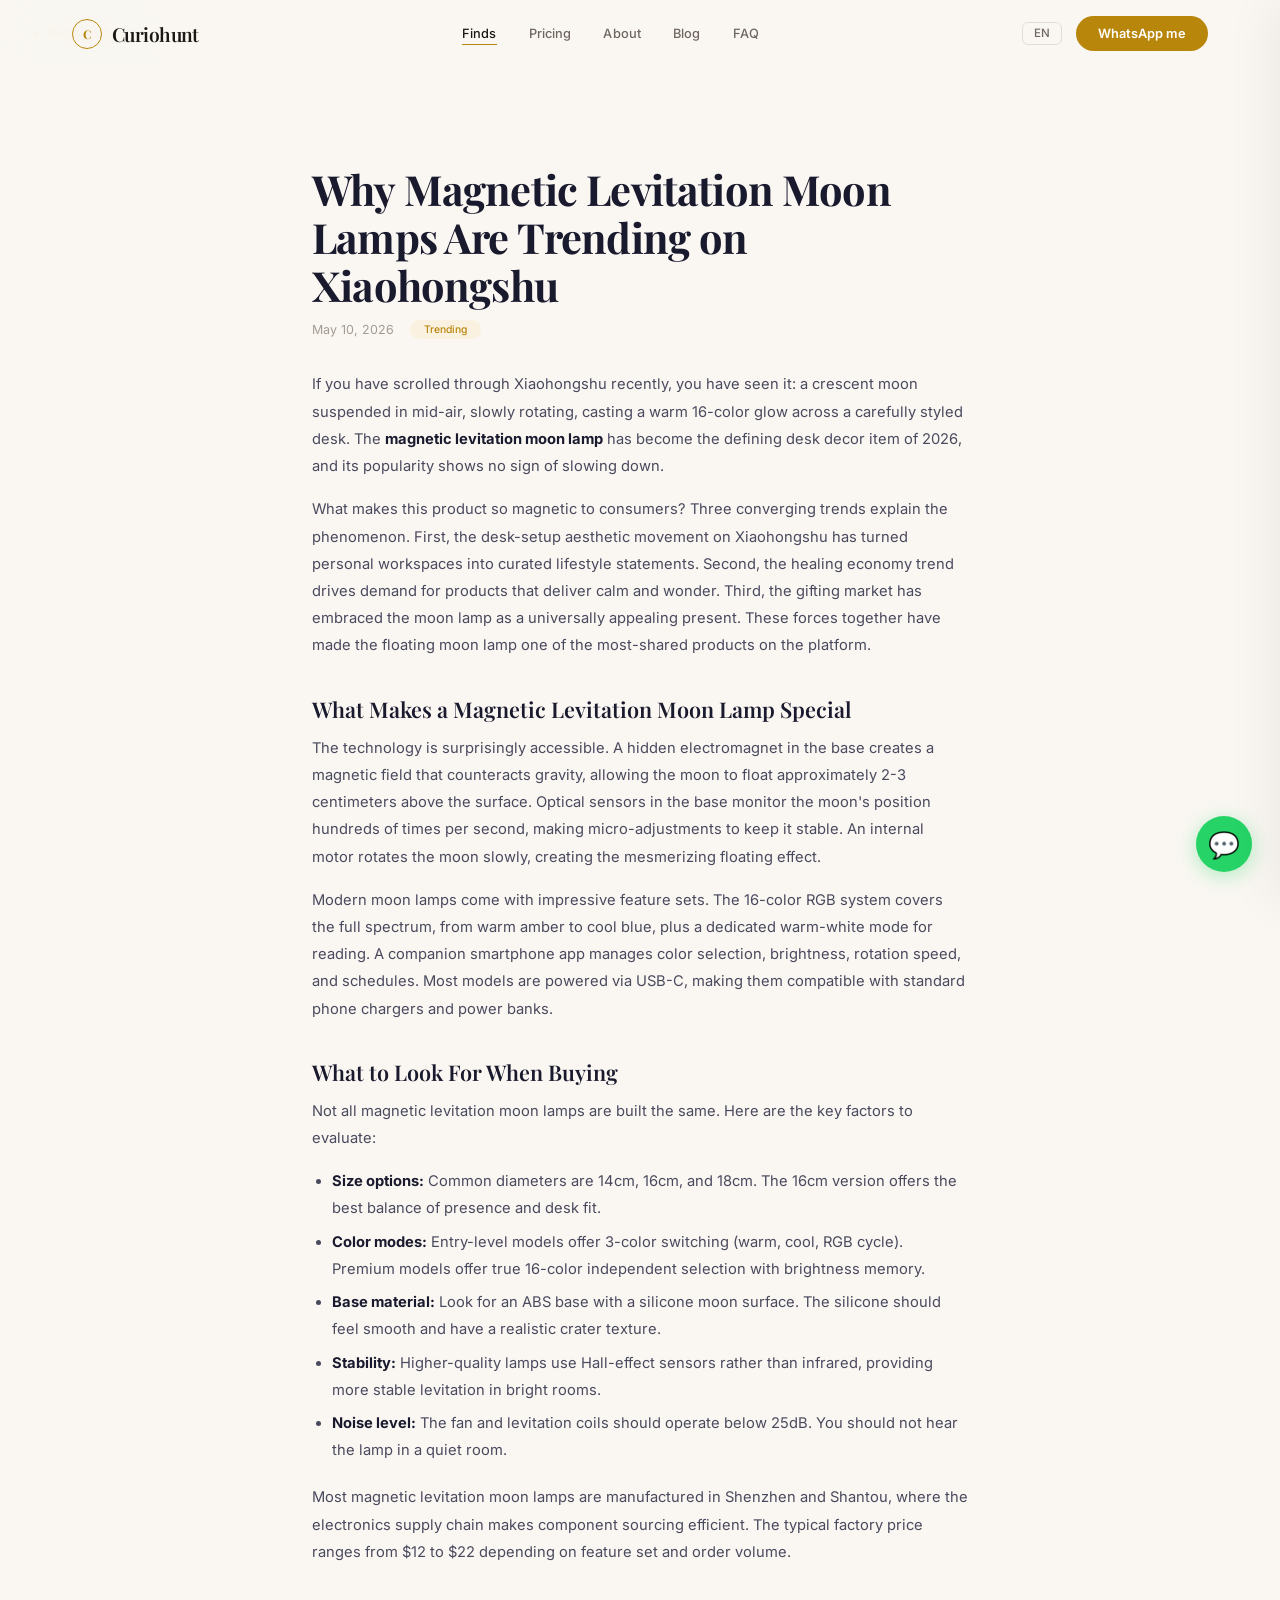
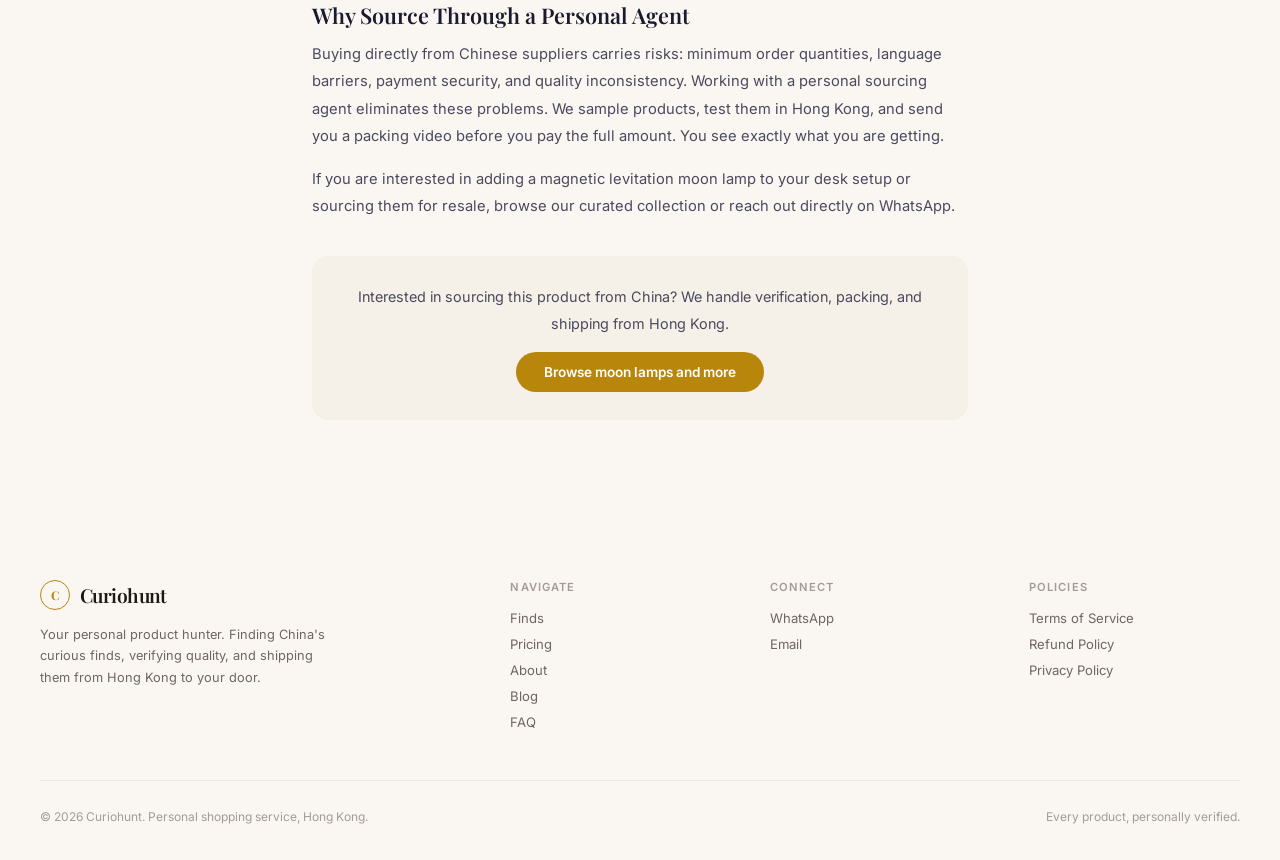
<file: blog/trending-moon-lamp.html>
<!DOCTYPE html>
<html lang="en">
<head>
<meta charset="UTF-8">
<meta name="viewport" content="width=device-width, initial-scale=1.0">
<meta name="description" content="Discover why magnetic levitation moon lamps are the #1 trending desk decor on Xiaohongshu. 16-color RGB, floating design, and how to source them from China.">
<meta name="keywords" content="magnetic levitation moon lamp, floating moon lamp, Xiaohongshu trending desk decor, RGB moon lamp, China desk lamp sourcing, levitating moon lamp, 16-color moon lamp, USB-C moon lamp, moon lamp gift, desk decor trending">
<meta property="og:title" content="Why Magnetic Levitation Moon Lamps Are Trending on Xiaohongshu">
<meta property="og:description" content="Discover why magnetic levitation moon lamps are the #1 trending desk decor on Xiaohongshu. 16-color RGB, floating design, and how to source them from China.">
<meta property="og:url" content="https://hkshop.gamewayz.com/blog/trending-moon-lamp.html">
<meta property="og:type" content="article">
<meta property="og:image" content="https://hkshop.gamewayz.com/og-image.jpg">
<link rel="canonical" href="https://hkshop.gamewayz.com/blog/trending-moon-lamp.html">
<title>Why Magnetic Levitation Moon Lamps Are Trending on Xiaohongshu</title>
<link rel="preconnect" href="https://fonts.googleapis.com">
<link href="https://fonts.googleapis.com/css2?family=Inter:wght@300;400;500;600;700&family=Playfair+Display:ital,wght@0,400;0,500;0,600;0,700;1,400;1,500&display=swap" rel="stylesheet">
<link rel="stylesheet" href="../css/style.css">
<style>
.blog-post { max-width: 720px; margin: 0 auto; padding: calc(var(--nav-h) + 56px) 32px 80px; color: #1a1a2e; }
.blog-post h1 { font-family: 'Playfair Display', Georgia, serif; font-size: clamp(1.8rem, 3.5vw, 2.6rem); font-weight: 700; line-height: 1.15; letter-spacing: -0.02em; margin-bottom: 12px; }
.blog-post .blog-meta { font-size: 0.78rem; color: #a39c94; margin-bottom: 32px; display: flex; gap: 16px; align-items: center; flex-wrap: wrap; }
.blog-post .blog-meta .blog-tag { background: #faf1e0; color: #b8860b; padding: 3px 14px; border-radius: 100px; font-size: 0.65rem; font-weight: 500; }
.blog-post h2 { font-family: 'Playfair Display', Georgia, serif; font-size: 1.35rem; font-weight: 600; margin: 36px 0 12px; line-height: 1.25; color: #1a1a2e; }
.blog-post p { font-size: 0.92rem; line-height: 1.85; color: #4a4a5e; margin-bottom: 16px; }
.blog-post ul { padding-left: 20px; margin-bottom: 20px; }
.blog-post ul li { font-size: 0.92rem; line-height: 1.85; color: #4a4a5e; margin-bottom: 6px; }
.blog-post .blog-cta { background: #f5f0e8; border-radius: 16px; padding: 28px 32px; margin: 36px 0 20px; text-align: center; }
.blog-post .blog-cta p { margin-bottom: 14px; font-size: 0.9rem; }
.blog-post .blog-cta a { display: inline-flex; align-items: center; gap: 8px; background: #b8860b; color: #fff; font-weight: 600; padding: 12px 28px; border-radius: 100px; font-size: 0.85rem; transition: background 0.25s; }
.blog-post .blog-cta a:hover { background: #a0750a; }
.blog-post strong { color: #1a1a2e; }
@media (max-width: 600px) { .blog-post { padding: calc(var(--nav-h) + 32px) 20px 60px; } }
</style>
<script type="application/ld+json">
{"@context":"https://schema.org","@type":"Article","headline":"Why Magnetic Levitation Moon Lamps Are Trending on Xiaohongshu","description":"Discover why magnetic levitation moon lamps are the #1 trending desk decor on Xiaohongshu. 16-color RGB, floating design, and how to source them from China.","image":"https://hkshop.gamewayz.com/og-image.jpg","datePublished":"2026-05-10","dateModified":"2026-05-10","author":{"@type":"Person","name":"Curiohunt"},"publisher":{"@type":"Organization","name":"Curiohunt","logo":{"@type":"ImageObject","url":"https://hkshop.gamewayz.com/og-image.jpg"}},"mainEntityOfPage":{"@type":"WebPage","@id":"https://hkshop.gamewayz.com/blog/trending-moon-lamp.html"},"keywords":"magnetic levitation moon lamp, floating moon lamp, Xiaohongshu desk decor, RGB moon lamp, China desk lamp sourcing"}
</script>
</head>
<body>

<nav id="nav" data-active="products"></nav>

  <a href="./" class="blog-back-btn" style="display:inline-flex;align-items:center;gap:6px;color:#b8860b;font-size:0.85rem;font-weight:500;text-decoration:none;margin-bottom:-24px;padding:0 32px;max-width:720px;margin-left:auto;margin-right:auto;margin-top:24px">&larr; Back to blog</a>

  <a href="https://wa.me/85212345678?text=Hi%20I%20saw%20Curiohunt" class="float-wa" target="_blank" aria-label="WhatsApp">
  &#128172;
  <span class="wa-tooltip">Chat with me</span>
</a>

<article class="blog-post">
  <h1>Why Magnetic Levitation Moon Lamps Are Trending on Xiaohongshu</h1>
  <div class="blog-meta">
    <span>May 10, 2026</span>
    <span class="blog-tag">Trending</span>
  </div>

  <p>If you have scrolled through Xiaohongshu recently, you have seen it: a crescent moon suspended in mid-air, slowly rotating, casting a warm 16-color glow across a carefully styled desk. The <strong>magnetic levitation moon lamp</strong> has become the defining desk decor item of 2026, and its popularity shows no sign of slowing down.</p>

  <p>What makes this product so magnetic to consumers? Three converging trends explain the phenomenon. First, the desk-setup aesthetic movement on Xiaohongshu has turned personal workspaces into curated lifestyle statements. Second, the healing economy trend drives demand for products that deliver calm and wonder. Third, the gifting market has embraced the moon lamp as a universally appealing present. These forces together have made the floating moon lamp one of the most-shared products on the platform.</p>

  <h2>What Makes a Magnetic Levitation Moon Lamp Special</h2>

  <p>The technology is surprisingly accessible. A hidden electromagnet in the base creates a magnetic field that counteracts gravity, allowing the moon to float approximately 2-3 centimeters above the surface. Optical sensors in the base monitor the moon's position hundreds of times per second, making micro-adjustments to keep it stable. An internal motor rotates the moon slowly, creating the mesmerizing floating effect.</p>

  <p>Modern moon lamps come with impressive feature sets. The 16-color RGB system covers the full spectrum, from warm amber to cool blue, plus a dedicated warm-white mode for reading. A companion smartphone app manages color selection, brightness, rotation speed, and schedules. Most models are powered via USB-C, making them compatible with standard phone chargers and power banks.</p>

  <h2>What to Look For When Buying</h2>

  <p>Not all magnetic levitation moon lamps are built the same. Here are the key factors to evaluate:</p>

  <ul>
    <li><strong>Size options:</strong> Common diameters are 14cm, 16cm, and 18cm. The 16cm version offers the best balance of presence and desk fit.</li>
    <li><strong>Color modes:</strong> Entry-level models offer 3-color switching (warm, cool, RGB cycle). Premium models offer true 16-color independent selection with brightness memory.</li>
    <li><strong>Base material:</strong> Look for an ABS base with a silicone moon surface. The silicone should feel smooth and have a realistic crater texture.</li>
    <li><strong>Stability:</strong> Higher-quality lamps use Hall-effect sensors rather than infrared, providing more stable levitation in bright rooms.</li>
    <li><strong>Noise level:</strong> The fan and levitation coils should operate below 25dB. You should not hear the lamp in a quiet room.</li>
  </ul>

  <p>Most magnetic levitation moon lamps are manufactured in Shenzhen and Shantou, where the electronics supply chain makes component sourcing efficient. The typical factory price ranges from $12 to $22 depending on feature set and order volume.</p>

  <h2>Why Source Through a Personal Agent</h2>

  <p>Buying directly from Chinese suppliers carries risks: minimum order quantities, language barriers, payment security, and quality inconsistency. Working with a personal sourcing agent eliminates these problems. We sample products, test them in Hong Kong, and send you a packing video before you pay the full amount. You see exactly what you are getting.</p>

  <p>If you are interested in adding a magnetic levitation moon lamp to your desk setup or sourcing them for resale, <a href="../products.html">browse our curated collection</a> or reach out directly on WhatsApp.</p>

  <div class="blog-cta">
    <p>Interested in sourcing this product from China? We handle verification, packing, and shipping from Hong Kong.</p>
    <a href="../products.html">Browse moon lamps and more</a>
  </div>
</article>

<footer id="footer"></footer>

<div class="modal-overlay" id="modalOverlay"></div>
<div class="modal" id="modal">
  <div class="modal-header">
    <span style="font-size:0.78rem;color:var(--text-tertiary);font-weight:500" id="modalBreadcrumb">Product detail</span>
    <button class="modal-close" id="modalClose">&times;</button>
  </div>
  <div class="modal-body" id="modalBody"></div>
</div>

<script src="../js/data.js"></script>
<script src="../js/main.js"></script>
</body>
</html>
</file>
<file: css/style.css>
*,*::before,*::after{margin:0;padding:0;box-sizing:border-box}
:root{
  --bg:#faf7f2;--bg-card:#fff;--bg-warm:#f5f0e8;--bg-overlay:rgba(0,0,0,0.35);
  --text:#1a1714;--text-secondary:#706660;--text-tertiary:#a39c94;
  --accent:#b8860b;--accent-hover:#a0750a;--accent-light:#faf1e0;--accent-glow:rgba(184,134,11,0.08);
  --border:#e2ddd4;--border-light:#ede8e0;
  --shadow:0 2px 20px rgba(0,0,0,0.04);--shadow-lg:0 12px 48px rgba(0,0,0,0.06);--shadow-xl:0 24px 64px rgba(0,0,0,0.1);
  --radius:20px;--radius-sm:12px;--radius-xl:28px;
  --font-sans:'Inter',-apple-system,system-ui,sans-serif;
  --font-serif:'Playfair Display',Georgia,serif;
  --max-w:1200px;--nav-h:68px;
  --space-bg:#08081a;--space-bg2:#0d0d28;--space-accent:#e8d5a3;--space-glow:rgba(232,213,163,0.12);
}
html{scroll-behavior:smooth}
body{font-family:var(--font-sans);background:var(--bg);color:var(--text);-webkit-font-smoothing:antialiased;overflow-x:hidden}
::selection{background:var(--accent);color:#fff}
a{color:inherit;text-decoration:none}
img{display:block;max-width:100%;width:100%;height:100%;object-fit:cover}

/* ===== FADE-IN ===== */
.fade-in{opacity:0;transform:translateY(40px);transition:opacity 0.8s cubic-bezier(0.22,1,0.36,1),transform 0.8s cubic-bezier(0.22,1,0.36,1)}
.fade-in.visible{opacity:1;transform:translateY(0)}
.fade-in-d1{transition-delay:0.1s}.fade-in-d2{transition-delay:0.2s}.fade-in-d3{transition-delay:0.3s}.fade-in-d4{transition-delay:0.4s}

/* ===== FLOATING WHATSAPP ===== */
.float-wa{position:fixed;bottom:28px;right:28px;z-index:99;width:56px;height:56px;border-radius:50%;background:#25D366;color:#fff;display:flex;align-items:center;justify-content:center;font-size:1.6rem;box-shadow:0 4px 20px rgba(37,211,102,0.35);transition:all 0.3s;cursor:pointer;border:none}
.float-wa:hover{transform:scale(1.1);box-shadow:0 8px 32px rgba(37,211,102,0.45)}
.float-wa .wa-tooltip{position:absolute;right:64px;top:50%;transform:translateY(-50%);background:var(--text);color:#fff;font-size:0.72rem;font-weight:500;padding:8px 14px;border-radius:8px;white-space:nowrap;opacity:0;pointer-events:none;transition:all 0.3s}
.float-wa:hover .wa-tooltip{opacity:1}
@media(max-width:600px){.float-wa{bottom:16px;right:16px;width:48px;height:48px;font-size:1.3rem}}

/* ===== NAV ===== */
nav{position:fixed;top:0;left:0;right:0;height:var(--nav-h);z-index:100;background:rgba(250,247,242,0.85);backdrop-filter:blur(24px);-webkit-backdrop-filter:blur(24px);border-bottom:1px solid transparent;transition:border-color 0.3s,background 0.3s,box-shadow 0.3s}
nav.scrolled{background:rgba(250,247,242,0.96);border-color:var(--border-light);box-shadow:0 1px 20px rgba(0,0,0,0.03)}
.nav-inner{max-width:var(--max-w);margin:0 auto;display:flex;align-items:center;justify-content:space-between;height:100%;padding:0 32px}
.logo{display:flex;align-items:center;gap:10px;font-family:var(--font-serif);font-size:1.2rem;font-weight:600;letter-spacing:-0.03em}
.logo-mark{width:30px;height:30px;border:1.5px solid var(--accent);border-radius:50%;display:flex;align-items:center;justify-content:center;font-size:0.75rem;color:var(--accent);font-weight:700;flex-shrink:0;font-family:var(--font-serif);transition:transform 0.4s}
.logo:hover .logo-mark{transform:rotate(90deg)}
.nav-links{display:none;gap:32px}
.nav-links a{font-size:0.8rem;color:var(--text-secondary);transition:color 0.2s;font-weight:500;letter-spacing:0.01em;position:relative}
.nav-links a::after{content:'';position:absolute;bottom:-4px;left:0;width:0;height:1.5px;background:var(--accent);transition:width 0.3s}
.nav-links a:hover{color:var(--text)}.nav-links a:hover::after{width:100%}
.nav-links a.active{color:var(--text)}
.nav-links a.active::after{width:100%}
.nav-actions{display:flex;align-items:center;gap:10px}
.lang-btn{background:none;border:1px solid var(--border);color:var(--text-secondary);font-size:0.72rem;font-weight:500;padding:5px 11px;border-radius:6px;cursor:pointer;transition:all 0.2s;line-height:1;font-family:var(--font-sans)}
.lang-btn:hover{border-color:var(--accent);color:var(--accent)}
.nav-cta{background:var(--accent);color:#fff;font-size:0.8rem;font-weight:600;padding:10px 22px;border-radius:100px;transition:all 0.25s;white-space:nowrap}
.nav-cta:hover{background:var(--accent-hover);transform:translateY(-1px);box-shadow:0 4px 20px rgba(184,134,11,0.25)}
@media(min-width:768px){.nav-links{display:flex}.nav-actions{gap:14px}}

/* ===== SECTION SHARED ===== */
.section{padding:120px 32px}
.section-inner{max-width:var(--max-w);margin:0 auto}
.section-label{font-size:0.7rem;font-weight:500;letter-spacing:0.18em;text-transform:uppercase;color:var(--text-tertiary);margin-bottom:12px;position:relative;display:inline-block;padding-left:2px}
.section-label::before{content:'';display:inline-block;width:18px;height:1px;background:var(--accent);vertical-align:middle;margin-right:10px}
.section h2{font-family:var(--font-serif);font-size:clamp(1.6rem,3vw,2.6rem);font-weight:600;letter-spacing:-0.02em;line-height:1.12;margin-bottom:18px}
.section h2 em{font-style:italic;color:var(--accent)}
.section-desc{font-size:0.92rem;color:var(--text-secondary);line-height:1.7;max-width:540px;margin-bottom:48px}
@media(max-width:600px){.section{padding:60px 20px}}

/* ===== BTN ===== */
.btn-primary,.btn-outline,.btn-white,.btn-ghost{display:inline-flex;align-items:center;gap:8px;font-weight:600;padding:14px 32px;border-radius:100px;font-size:0.9rem;border:none;cursor:pointer;transition:all 0.3s;font-family:var(--font-sans)}
.btn-primary{background:var(--accent);color:#fff}
.btn-primary:hover{background:var(--accent-hover);transform:translateY(-2px);box-shadow:0 8px 28px rgba(184,134,11,0.3)}
.btn-outline{background:transparent;color:var(--text);border:1.5px solid var(--border)}
.btn-outline:hover{border-color:var(--text-secondary);background:rgba(0,0,0,0.02);transform:translateY(-2px)}
.btn-white{background:#fff;color:var(--text)}
.btn-white:hover{transform:translateY(-2px);box-shadow:0 8px 28px rgba(255,255,255,0.2)}
.btn-ghost{background:transparent;color:var(--space-accent);border:1.5px solid rgba(232,213,163,0.25)}
.btn-ghost:hover{background:rgba(232,213,163,0.06);border-color:var(--space-accent);transform:translateY(-2px)}
.btn-sm{padding:10px 20px;font-size:0.82rem}

/* ===== HERO ===== */
.hero{min-height:94vh;padding:calc(var(--nav-h) + 48px) 32px 0;display:flex;align-items:center;position:relative;overflow:hidden}
.hero::before{content:'';position:absolute;top:-30%;right:-20%;width:700px;height:700px;border-radius:50%;background:radial-gradient(circle,rgba(184,134,11,0.06),transparent 70%);pointer-events:none;animation:heroGlow 8s ease-in-out infinite alternate}
@keyframes heroGlow{0%{opacity:0.6;transform:scale(1)}100%{opacity:1;transform:scale(1.08)}}
.hero::after{content:'';position:absolute;bottom:-20%;left:-10%;width:500px;height:500px;border-radius:50%;background:radial-gradient(circle,rgba(100,80,200,0.03),transparent 70%);pointer-events:none;animation:heroGlow2 10s ease-in-out infinite alternate}
@keyframes heroGlow2{0%{opacity:0.4;transform:scale(1)}100%{opacity:0.8;transform:scale(1.1)}}
.hero-inner{max-width:var(--max-w);margin:0 auto;width:100%;display:grid;grid-template-columns:1.1fr 1fr;gap:64px;align-items:center;position:relative;z-index:1}
.hero-content h1{font-family:var(--font-serif);font-size:clamp(2.2rem,5vw,4.2rem);font-weight:700;line-height:1.02;letter-spacing:-0.03em;margin-bottom:24px}
.hero-content h1 em{font-style:italic;color:var(--accent)}
.hero-desc{font-size:1.05rem;color:var(--text-secondary);line-height:1.8;max-width:480px;margin-bottom:32px}
.hero-ctas{display:flex;gap:12px;flex-wrap:wrap;margin-bottom:32px}
.hero-badges{display:flex;gap:24px;flex-wrap:wrap}
.hero-badge-item{display:flex;align-items:center;gap:7px;font-size:0.78rem;color:var(--text-secondary);font-weight:500}
.hero-badge-item .check{width:18px;height:18px;border-radius:50%;background:var(--accent-light);display:flex;align-items:center;justify-content:center;font-size:0.5rem;color:var(--accent);flex-shrink:0}
.hero-visual{display:flex;justify-content:center;align-items:center;position:relative}
.hero-showcase{width:100%;max-width:480px;aspect-ratio:4/5;border-radius:var(--radius-xl);background:linear-gradient(145deg,#f0eae0,#e4dcd0);position:relative;overflow:hidden;box-shadow:var(--shadow-xl)}
.hero-showcase-bg{position:absolute;inset:0;background:radial-gradient(ellipse at 30% 30%,rgba(184,134,11,0.06),transparent 60%),radial-gradient(ellipse at 70% 80%,rgba(184,134,11,0.03),transparent 50%);pointer-events:none}
.hero-showcase-spotlight{position:absolute;top:50%;left:50%;transform:translate(-50%,-50%);width:180px;height:180px;border-radius:50%;border:1.5px solid rgba(184,134,11,0.12);display:flex;align-items:center;justify-content:center;font-size:4rem;background:rgba(255,255,255,0.5);backdrop-filter:blur(4px);animation:float 6s ease-in-out infinite}
.hero-showcase-spotlight-inner{width:70%;height:70%;border-radius:50%;border:1px solid rgba(184,134,11,0.08);display:flex;align-items:center;justify-content:center;font-size:2rem}
@keyframes float{0%,100%{transform:translate(-50%,-50%) translateY(0)}50%{transform:translate(-50%,-50%) translateY(-12px)}}
.hero-float-card{position:absolute;background:rgba(255,255,255,0.88);backdrop-filter:blur(12px);border-radius:var(--radius-sm);padding:12px 16px;box-shadow:0 8px 32px rgba(0,0,0,0.06);display:flex;align-items:center;gap:10px;animation:floatCard 7s ease-in-out infinite;font-size:0.75rem;font-weight:500}
.hero-float-card .fc-icon{font-size:1.2rem}
.hero-float-card-1{top:10%;right:6%;animation-delay:0s}
.hero-float-card-2{bottom:16%;left:4%;animation-delay:2.5s}
@keyframes floatCard{0%,100%{transform:translateY(0)}50%{transform:translateY(-8px)}}
.hero-showcase-ring-deco{position:absolute;top:-40px;right:-40px;width:200px;height:200px;border-radius:50%;border:1px solid rgba(184,134,11,0.06);pointer-events:none}
.hero-showcase-ring-deco-2{bottom:-30px;left:-30px;width:150px;height:150px;border-radius:50%;border:1px solid rgba(184,134,11,0.04);pointer-events:none}
@media(max-width:900px){.hero-inner{grid-template-columns:1fr;gap:48px}.hero-visual{order:-1;padding:10px 0}.hero-showcase{max-width:320px;aspect-ratio:1}.hero-float-card{display:none}}
@media(max-width:600px){.hero{padding:calc(var(--nav-h) + 24px) 20px 0;min-height:auto}.hero-showcase-spotlight{width:130px;height:130px;font-size:3rem}.hero-showcase-spotlight-inner{font-size:1.5rem}}

/* ===== TRUST STRIP ===== */
.trust-strip{background:var(--bg-warm);border-bottom:1px solid var(--border-light);padding:0 20px}
.trust-inner{max-width:var(--max-w);margin:0 auto;display:grid;grid-template-columns:repeat(4,1fr)}
.trust-item{padding:32px 20px;text-align:center;position:relative}
.trust-item+.trust-item{border-left:1px solid var(--border-light)}
.trust-item .t-icon{font-size:1.4rem;margin-bottom:8px;display:block}
.trust-item .t-text{font-size:0.78rem;color:var(--text-secondary);font-weight:500;line-height:1.4}
.trust-item .t-sub{font-size:0.7rem;color:var(--text-tertiary);margin-top:4px}
@media(max-width:600px){.trust-inner{grid-template-columns:repeat(2,1fr)}.trust-item:nth-child(3){border-left:none}.trust-item{padding:24px 14px}}

/* ===== FEATURED ===== */
.featured-section{padding:0;background:var(--bg)}
.featured-hero{display:grid;grid-template-columns:1.5fr 1fr;min-height:0}
.featured-visual{display:flex;align-items:center;justify-content:center;position:relative;overflow:hidden;background:var(--bg-warm);padding:20px}
.featured-visual::after{content:'';position:absolute;inset:0;background:linear-gradient(135deg,rgba(184,134,11,0.04),rgba(250,247,242,0.2));z-index:1;pointer-events:none;mix-blend-mode:soft-light}
.featured-visual img{position:relative;width:100%;height:100%;object-fit:contain;transition:transform 0.8s;z-index:0}
.featured-hero:hover .featured-visual img{transform:scale(1.03)}
.featured-visual .sticker{position:absolute;top:24px;left:24px;background:var(--accent);color:#fff;font-size:0.62rem;font-weight:600;padding:6px 16px;border-radius:100px;letter-spacing:0.08em;text-transform:uppercase;z-index:2}
.featured-panel{background:var(--bg-card);padding:56px 48px;display:flex;flex-direction:column;justify-content:center;box-shadow:-4px 0 48px rgba(0,0,0,0.04);position:relative}
.featured-panel .featured-tags{display:flex;gap:6px;margin-bottom:16px;flex-wrap:wrap}
.featured-panel .featured-tag{font-size:0.65rem;font-weight:500;padding:3px 14px;border-radius:100px;background:var(--accent-light);color:var(--accent)}
.featured-panel h3{font-family:var(--font-serif);font-size:clamp(1.4rem,2.5vw,2rem);font-weight:600;margin-bottom:10px;line-height:1.2}
.featured-panel .fp-price{font-size:1.05rem;font-weight:600;color:var(--accent);margin-bottom:18px;display:block}
.featured-panel .fp-desc{font-size:0.9rem;color:var(--text-secondary);line-height:1.8;margin-bottom:22px}
.featured-panel .fp-specs{list-style:none;margin-bottom:28px}
.featured-panel .fp-specs li{padding:10px 0;border-bottom:1px solid var(--border-light);display:flex;font-size:0.82rem}
.featured-panel .fp-specs li span:first-child{color:var(--text-tertiary);width:90px;flex-shrink:0}
.featured-panel .fp-specs li span:last-child{font-weight:500}
@media(max-width:900px){.featured-hero{grid-template-columns:1fr;min-height:auto}.featured-visual{min-height:320px}.featured-panel{padding:36px 24px;box-shadow:none}.featured-panel .btn-primary{align-self:flex-start}}

/* ===== PRODUCTS ===== */
.gallery-header{display:flex;justify-content:space-between;align-items:flex-end;flex-wrap:wrap;gap:16px;margin-bottom:36px}
.tag-filters{display:flex;gap:8px;margin-bottom:36px;flex-wrap:wrap}
.tag-filter{padding:7px 20px;border-radius:100px;font-size:0.78rem;font-weight:500;border:1.5px solid var(--border);background:var(--bg-card);color:var(--text-secondary);cursor:pointer;transition:all 0.25s;font-family:var(--font-sans)}
.tag-filter:hover{border-color:var(--accent);color:var(--accent)}
.tag-filter.active{background:var(--accent);color:#fff;border-color:var(--accent);box-shadow:0 4px 12px rgba(184,134,11,0.2)}
.prod-grid{display:grid;grid-template-columns:repeat(3,1fr);gap:24px}
@media(max-width:1024px){.prod-grid{grid-template-columns:repeat(2,1fr)}}
@media(max-width:600px){.prod-grid{grid-template-columns:1fr}}
.prod-card{background:var(--bg-card);border-radius:var(--radius-sm);overflow:hidden;cursor:pointer;border:1px solid var(--border-light);transition:all 0.5s cubic-bezier(0.22,1,0.36,1);position:relative}
.prod-card:hover{transform:translateY(-8px);box-shadow:var(--shadow-lg);border-color:var(--border)}
.prod-card.featured-card{grid-row:span 2}
.prod-card.featured-card .prod-visual{height:420px}
.prod-card.featured-card .prod-visual::after{background:linear-gradient(135deg,rgba(184,134,11,0.04),rgba(250,247,242,0.2))}
.prod-visual{height:230px;display:flex;align-items:center;justify-content:center;position:relative;overflow:hidden;background:var(--bg-warm);padding:14px}
.prod-visual::after{content:'';position:absolute;inset:0;background:linear-gradient(135deg,rgba(184,134,11,0.05),rgba(250,247,242,0.25));z-index:1;pointer-events:none;mix-blend-mode:soft-light}
.prod-visual img{position:relative;width:100%;height:100%;object-fit:contain;transition:transform 0.7s;z-index:0}
.prod-card:hover .prod-visual img{transform:scale(1.04)}
.prod-visual .prod-badge{z-index:2}
.prod-visual .prod-badge{position:absolute;top:12px;left:12px;font-size:0.6rem;font-weight:500;padding:3px 12px;border-radius:100px;background:rgba(255,255,255,0.9);color:var(--text-secondary);z-index:2;box-shadow:0 2px 8px rgba(0,0,0,0.06)}
.prod-card.featured-card .prod-visual .prod-badge{background:rgba(255,255,255,0.95);color:var(--accent);font-weight:600}
.prod-info{padding:20px}
.prod-info h3{font-size:0.95rem;font-weight:600;margin-bottom:5px;line-height:1.3}
.prod-info p{font-size:0.78rem;color:var(--text-secondary);display:-webkit-box;-webkit-line-clamp:2;-webkit-box-orient:vertical;overflow:hidden;line-height:1.5}
.prod-foot{display:flex;justify-content:space-between;align-items:center;margin-top:14px;padding-top:14px;border-top:1px solid var(--border-light)}
.prod-foot .price{font-size:0.85rem;font-weight:600;color:var(--accent)}
.prod-foot .arrow{color:var(--text-tertiary);font-size:0.7rem;transition:all 0.4s}
.prod-card:hover .prod-foot .arrow{transform:translateX(8px);color:var(--accent)}

/* ===== COSMIC ===== */
.cosmic-section{background:linear-gradient(160deg,var(--space-bg),#0a0a22,var(--space-bg2));position:relative;overflow:hidden;padding:120px 32px}
.cosmic-section::before{content:'';position:absolute;top:0;left:0;right:0;height:1px;background:linear-gradient(to right,transparent,rgba(232,213,163,0.15),transparent)}
.cosmic-section .section-inner{position:relative;z-index:2}
.cosmic-section .section-label{color:var(--space-accent);opacity:0.7}
.cosmic-section .section-label::before{background:var(--space-accent)}
.cosmic-section h2{color:#fff}
.cosmic-section h2 em{color:var(--space-accent)}
.starfield{position:absolute;inset:0;overflow:hidden;pointer-events:none;z-index:0}
.star{position:absolute;border-radius:50%;background:#fff;animation:twinkle var(--d,4s) ease-in-out infinite alternate}
.star.s1{width:1px;height:1px;opacity:0.3}.star.s2{width:2px;height:2px;opacity:0.6}.star.s3{width:3px;height:3px;opacity:0.8}
@keyframes twinkle{0%{opacity:0.15}100%{opacity:0.95}}
.shooting-star{position:absolute;width:80px;height:1px;background:linear-gradient(to right,transparent,rgba(232,213,163,0.6));transform:rotate(-30deg);animation:shoot 6s ease-in-out infinite;opacity:0;z-index:1}
.shooting-star:nth-child(2){top:20%;left:60%;animation-delay:3s;width:60px}
@keyframes shoot{0%{opacity:0;transform:rotate(-30deg) translateX(0)}5%{opacity:1}15%{opacity:1;transform:rotate(-30deg) translateX(200px)}20%{opacity:0}100%{opacity:0}}
.nebula{position:absolute;border-radius:50%;filter:blur(80px);pointer-events:none;z-index:0}
.nebula-1{top:-8%;left:-5%;width:500px;height:500px;background:rgba(184,134,11,0.04);animation:nebulaDrift 25s ease-in-out infinite alternate}
.nebula-2{bottom:-12%;right:-8%;width:400px;height:400px;background:rgba(100,80,200,0.04);animation:nebulaDrift 30s ease-in-out infinite alternate-reverse}
@keyframes nebulaDrift{0%{transform:translate(0,0)}100%{transform:translate(50px,30px)}}
.cosmic-track{position:relative;max-width:960px;margin:0 auto;padding:50px 0}
.cosmic-track:empty{padding:0;min-height:0}
.cosmic-svg{position:absolute;top:0;left:0;width:100%;height:100%;pointer-events:none;z-index:1}
.cosmic-svg path{stroke:var(--space-accent);stroke-width:1.2;fill:none;opacity:0.15;stroke-dasharray:6 8;stroke-linecap:round}
.cosmic-svg path.active{opacity:0.35;stroke-dasharray:2 0;animation:pathGlow 3s ease-in-out infinite}
@keyframes pathGlow{0%,100%{opacity:0.25}50%{opacity:0.5}}
.cosmic-steps{display:flex;justify-content:space-between;position:relative;z-index:2}
.cosmic-step{display:flex;flex-direction:column;align-items:center;width:140px;text-align:center;position:relative}
.cosmic-star{width:60px;height:60px;border-radius:50%;background:rgba(232,213,163,0.06);border:1.5px solid rgba(232,213,163,0.2);display:flex;align-items:center;justify-content:center;font-family:var(--font-serif);font-size:1.1rem;font-weight:600;color:var(--space-accent);position:relative;transition:all 0.5s;animation:pulseStar 5s ease-in-out infinite}
.cosmic-star-glow{position:absolute;inset:-4px;border-radius:50%;background:radial-gradient(circle,rgba(232,213,163,0.06),transparent 70%);opacity:0;transition:opacity 0.4s}
.cosmic-step:hover .cosmic-star-glow{opacity:1}
.cosmic-step:nth-child(2) .cosmic-star{animation-delay:0.5s}
.cosmic-step:nth-child(3) .cosmic-star{animation-delay:1s}
.cosmic-step:nth-child(4) .cosmic-star{animation-delay:1.5s}
.cosmic-step:nth-child(5) .cosmic-star{animation-delay:2s}
@keyframes pulseStar{0%,100%{box-shadow:0 0 8px rgba(232,213,163,0.08)}50%{box-shadow:0 0 24px rgba(232,213,163,0.15),0 0 50px rgba(232,213,163,0.04)}}
.cosmic-star-inner{width:36px;height:36px;border-radius:50%;background:rgba(232,213,163,0.08);display:flex;align-items:center;justify-content:center;font-size:0.9rem}
.cosmic-step .cs-title{font-size:0.8rem;font-weight:600;color:#fff;margin-top:16px;margin-bottom:5px}
.cosmic-step .cs-desc{font-size:0.7rem;color:rgba(255,255,255,0.35);line-height:1.5;max-width:120px}
.cosmic-step:hover .cosmic-star{transform:scale(1.15);border-color:var(--space-accent);box-shadow:0 0 30px rgba(232,213,163,0.15)}
@media(max-width:768px){.cosmic-steps{flex-direction:column;align-items:flex-start;gap:28px;padding-left:20px}.cosmic-svg{display:none}.cosmic-step{width:100%;flex-direction:row;gap:18px;text-align:left}.cosmic-step .cs-desc{max-width:100%}.cosmic-track{padding:30px 0}.cosmic-star{width:48px;height:48px;flex-shrink:0}.cosmic-star-inner{width:30px;height:30px}}

/* ===== HUNTER ===== */
.hunter-section{background:var(--bg-warm)}
.hunter-grid{display:grid;grid-template-columns:0.9fr 1.1fr;gap:56px;align-items:center}
.hunter-visual-wrap{position:relative}
.hunter-avatar{width:100%;aspect-ratio:1;border-radius:var(--radius-xl);background:linear-gradient(145deg,#e8e0d4,#d8cebe);display:flex;align-items:center;justify-content:center;font-size:6rem;box-shadow:var(--shadow-lg);position:relative;overflow:hidden}
.hunter-avatar::after{content:'';position:absolute;inset:0;background:linear-gradient(to top,rgba(0,0,0,0.04),transparent 50%);pointer-events:none}
.hunter-avatar-deco{position:absolute;top:-16px;right:-16px;width:80px;height:80px;border:1.5px solid var(--accent);border-radius:50%;opacity:0.15;pointer-events:none}
.hunter-info h3{font-family:var(--font-serif);font-size:1.7rem;font-weight:600;margin-bottom:6px}
.hunter-role{font-size:0.8rem;color:var(--accent);font-weight:500;margin-bottom:18px;display:block;letter-spacing:0.03em}
.hunter-info p{font-size:0.88rem;color:var(--text-secondary);line-height:1.8;margin-bottom:16px}
.hunter-stats{display:grid;grid-template-columns:repeat(3,1fr);gap:16px;margin-top:28px}
.hunter-stat{text-align:center;padding:20px 14px;background:var(--bg-card);border-radius:var(--radius-sm);border:1px solid var(--border-light);transition:all 0.3s}
.hunter-stat:hover{transform:translateY(-3px);box-shadow:var(--shadow)}
.hunter-stat strong{font-family:var(--font-serif);font-size:1.3rem;color:var(--accent);display:block;margin-bottom:4px}
.hunter-stat span{font-size:0.7rem;color:var(--text-tertiary)}
@media(max-width:768px){.hunter-grid{grid-template-columns:1fr;gap:40px}.hunter-avatar{max-width:240px;margin:0 auto;font-size:4.5rem}.hunter-avatar-deco{display:none}}

/* ===== EARLY BIRDS ===== */
.early-grid{display:grid;grid-template-columns:repeat(3,1fr);gap:24px}
.early-grid:empty{display:none}
@media(max-width:768px){.early-grid{grid-template-columns:1fr}}
.early-card{background:var(--bg-card);border-radius:var(--radius-sm);padding:32px 28px;border:1px solid var(--border-light);text-align:center;transition:all 0.3s}
.early-card:hover{transform:translateY(-3px);box-shadow:var(--shadow-lg)}
.early-card .early-icon{font-size:2rem;margin-bottom:14px;display:block}
.early-card h4{font-family:var(--font-serif);font-size:1.1rem;font-weight:600;margin-bottom:8px}
.early-card p{font-size:0.82rem;color:var(--text-secondary);line-height:1.6;margin-bottom:16px}
.early-card .btn-primary{width:100%;justify-content:center;padding:12px 20px;font-size:0.82rem}

/* ===== DISPATCH ===== */
.dispatch-section{background:var(--bg-warm)}
.dispatch-soon{text-align:center;padding:40px 20px;background:var(--bg-card);border-radius:var(--radius-sm);border:1px dashed var(--border)}
.dispatch-soon .ds-icon{font-size:2.5rem;margin-bottom:12px;display:block}
.dispatch-soon h4{font-size:1rem;font-weight:600;margin-bottom:8px}
.dispatch-soon p{font-size:0.85rem;color:var(--text-secondary);line-height:1.6;max-width:400px;margin:0 auto}

/* ===== PRICING ===== */
.pricing-grid{display:grid;grid-template-columns:repeat(3,1fr);gap:24px;margin-top:16px}
.pricing-grid:empty{display:none}
@media(max-width:900px){.pricing-grid{grid-template-columns:1fr;max-width:480px;margin-left:auto;margin-right:auto}}
.pricing-card{background:var(--bg-card);border-radius:var(--radius);padding:40px 32px;border:1px solid var(--border-light);position:relative;transition:all 0.4s}
.pricing-card:hover{transform:translateY(-6px);box-shadow:var(--shadow-xl)}
.pricing-card.featured{background:linear-gradient(145deg,#fff,#faf7f2);border-color:var(--accent);box-shadow:0 0 0 1px var(--accent),var(--shadow-lg)}
.pricing-card.featured .popular-badge{position:absolute;top:-13px;left:50%;transform:translateX(-50%);background:var(--accent);color:#fff;font-size:0.62rem;font-weight:600;padding:5px 18px;border-radius:100px;letter-spacing:0.06em;text-transform:uppercase}
.pricing-card h3{font-family:var(--font-serif);font-size:1.25rem;font-weight:600;margin-bottom:6px}
.pricing-card .price-amount{font-family:var(--font-serif);font-size:2rem;font-weight:700;color:var(--accent);margin:14px 0 2px}
.pricing-card .price-period{font-size:0.8rem;color:var(--text-tertiary);margin-bottom:16px}
.pricing-card .price-desc{font-size:0.82rem;color:var(--text-secondary);line-height:1.6;margin-bottom:20px}
.pricing-card .price-features{list-style:none;margin-bottom:24px}
.pricing-card .price-features li{padding:9px 0;border-bottom:1px solid var(--border-light);font-size:0.82rem;color:var(--text-secondary);display:flex;align-items:center;gap:10px}
.pricing-card .price-features li::before{content:"\2713";color:var(--accent);font-weight:700;font-size:0.9rem}
.pricing-card .price-features li:last-child{border-bottom:none}
.pricing-card .pricing-example{background:var(--bg-warm);border-radius:var(--radius-sm);padding:12px 16px;font-size:0.78rem;color:var(--text-secondary);line-height:1.5;margin-bottom:20px}
.pricing-card .pricing-example strong{color:var(--text)}
.pricing-card .btn-primary{width:100%;justify-content:center;padding:13px 24px;font-size:0.85rem}

/* ===== FAQ ===== */
.faq-list{max-width:720px;margin:0 auto}
.faq-list:empty{display:none}
.faq-item{border-bottom:1px solid var(--border-light);padding:20px 0}
.faq-q{display:flex;justify-content:space-between;align-items:center;cursor:pointer;font-size:0.92rem;font-weight:500;gap:12px;user-select:none;transition:color 0.2s}
.faq-q:hover{color:var(--accent)}
.faq-q .arrow{font-size:0.7rem;color:var(--text-tertiary);transition:transform 0.35s;flex-shrink:0}
.faq-item.open .faq-q .arrow{transform:rotate(180deg);color:var(--accent)}
.faq-a{max-height:0;overflow:hidden;transition:max-height 0.4s ease;color:var(--text-secondary);font-size:0.85rem;line-height:1.7}
.faq-item.open .faq-a{max-height:300px;padding-top:16px}

/* ===== CTA ===== */
.cta-section{background:linear-gradient(145deg,var(--bg-warm),#f0eae0);text-align:center;border-top:1px solid var(--border-light);border-bottom:1px solid var(--border-light);position:relative;overflow:hidden}
.cta-section::before{content:'';position:absolute;top:-50%;left:50%;transform:translateX(-50%);width:600px;height:600px;border-radius:50%;background:radial-gradient(circle,rgba(184,134,11,0.04),transparent 60%);pointer-events:none}
.cta-section .section-inner{max-width:560px;position:relative;z-index:1}
.cta-section h2{margin-bottom:18px}
.cta-section .cta-desc{color:var(--text-secondary);margin-bottom:36px;font-size:0.92rem}
.cta-actions{display:flex;gap:14px;justify-content:center;flex-wrap:wrap}
.cta-note{font-size:0.78rem;color:var(--text-tertiary);margin-top:18px}

/* ===== FOOTER ===== */
footer{padding:60px 32px 36px;background:var(--bg)}
.footer-inner{max-width:var(--max-w);margin:0 auto}
.footer-main{display:grid;grid-template-columns:2fr 1fr 1fr 1fr;gap:48px;padding-bottom:40px;border-bottom:1px solid var(--border-light);margin-bottom:28px}
@media(max-width:768px){.footer-main{grid-template-columns:1fr 1fr;gap:36px}}
.footer-brand .logo{margin-bottom:14px;display:inline-flex}
.footer-brand p{font-size:0.8rem;color:var(--text-secondary);line-height:1.7;max-width:300px}
.footer-col h4{font-size:0.7rem;font-weight:600;letter-spacing:0.1em;text-transform:uppercase;color:var(--text-tertiary);margin-bottom:16px}
.footer-col a{display:block;font-size:0.82rem;color:var(--text-secondary);margin-bottom:10px;transition:color 0.2s}
.footer-col a:hover{color:var(--accent)}
.footer-bottom{display:flex;justify-content:space-between;align-items:center;flex-wrap:wrap;gap:12px;font-size:0.75rem;color:var(--text-tertiary)}

/* ===== LEGAL ===== */
.legal-content{max-width:720px;margin:0 auto;padding:20px 0}
.legal-content h2{font-family:var(--font-serif);font-size:1.5rem;font-weight:600;margin-bottom:20px}
.legal-content h3{font-size:1rem;font-weight:600;margin-top:24px;margin-bottom:8px}
.legal-content p{font-size:0.85rem;color:var(--text-secondary);line-height:1.7;margin-bottom:12px}
.legal-content ul{padding-left:20px;margin-bottom:12px}
.legal-content ul li{font-size:0.85rem;color:var(--text-secondary);line-height:1.7;margin-bottom:4px}

/* ===== MODAL ===== */
.modal-overlay{position:fixed;inset:0;z-index:200;background:var(--bg-overlay);opacity:0;pointer-events:none;transition:opacity 0.35s}
.modal-overlay.open{opacity:1;pointer-events:auto}
.modal{position:fixed;top:0;right:0;bottom:0;width:100%;max-width:820px;background:var(--bg);z-index:201;overflow-y:auto;transform:translateX(100%);transition:transform 0.5s cubic-bezier(0.22,1,0.36,1);box-shadow:-8px 0 48px rgba(0,0,0,0.06)}
.modal.open{transform:translateX(0)}
.modal-header{position:sticky;top:0;z-index:10;background:rgba(250,247,242,0.92);backdrop-filter:blur(12px);padding:14px 28px;display:flex;justify-content:space-between;align-items:center;border-bottom:1px solid var(--border-light)}
.modal-close{background:none;border:none;font-size:1.4rem;cursor:pointer;color:var(--text-secondary);padding:4px;line-height:1;transition:color 0.2s;width:36px;height:36px;display:flex;align-items:center;justify-content:center;border-radius:50%}
.modal-close:hover{color:var(--text);background:var(--border-light)}
.modal-body{padding:36px 28px 56px}
.modal-gallery{position:relative;margin-bottom:28px;border-radius:var(--radius-sm);overflow:hidden;background:var(--border-light)}
.modal-gallery-main{width:100%;aspect-ratio:16/10;display:flex;align-items:center;justify-content:center;position:relative;background:var(--bg-warm);padding:20px}
.modal-gallery-main::after{content:'';position:absolute;inset:0;background:linear-gradient(135deg,rgba(184,134,11,0.04),rgba(250,247,242,0.2));z-index:1;pointer-events:none;mix-blend-mode:soft-light}
.modal-gallery-main img{position:relative;width:100%;height:100%;object-fit:contain;z-index:0}
.modal-gallery-nav{position:absolute;top:50%;transform:translateY(-50%);width:36px;height:36px;border-radius:50%;border:none;background:rgba(255,255,255,0.9);backdrop-filter:blur(8px);color:var(--text);font-size:1rem;cursor:pointer;display:flex;align-items:center;justify-content:center;z-index:2;transition:all 0.2s;box-shadow:0 2px 8px rgba(0,0,0,0.06)}
.modal-gallery-nav:hover{background:#fff;box-shadow:0 4px 16px rgba(0,0,0,0.1)}
.modal-gallery-nav.prev{left:14px}.modal-gallery-nav.next{right:14px}
.modal-dots{position:absolute;bottom:14px;left:50%;transform:translateX(-50%);display:flex;gap:6px}
.modal-dot{width:6px;height:6px;border-radius:50%;background:rgba(255,255,255,0.5);border:none;cursor:pointer;transition:all 0.2s}
.modal-dot.active{background:#fff;width:20px;border-radius:3px}
.modal-body .detail-tags{display:flex;gap:6px;margin-bottom:12px;flex-wrap:wrap}
.modal-body .detail-tag{font-size:0.65rem;font-weight:500;padding:3px 12px;border-radius:100px;background:var(--accent-light);color:var(--accent)}
.modal-body .detail-title{font-family:var(--font-serif);font-size:clamp(1.25rem,2.2vw,1.7rem);font-weight:600;margin-bottom:8px}
.modal-body .detail-price{font-size:1rem;font-weight:600;color:var(--accent);margin-bottom:16px;display:block}
.modal-body .detail-desc{font-size:0.9rem;color:var(--text-secondary);line-height:1.8;margin-bottom:28px}
.modal-body .spec-title{font-size:0.72rem;font-weight:600;letter-spacing:0.08em;text-transform:uppercase;color:var(--text-tertiary);margin-bottom:12px}
.modal-body .spec-list{list-style:none;margin-bottom:28px}
.modal-body .spec-list li{padding:12px 0;border-bottom:1px solid var(--border-light);display:flex;justify-content:space-between;font-size:0.85rem}
.modal-body .spec-list li:last-child{border-bottom:none}
.modal-body .spec-label{color:var(--text-tertiary)}
.modal-body .spec-value{font-weight:500;text-align:right;max-width:55%}
.modal-body .detail-cta{display:flex;gap:14px;flex-wrap:wrap;padding-top:28px;border-top:1px solid var(--border-light)}
</file>
